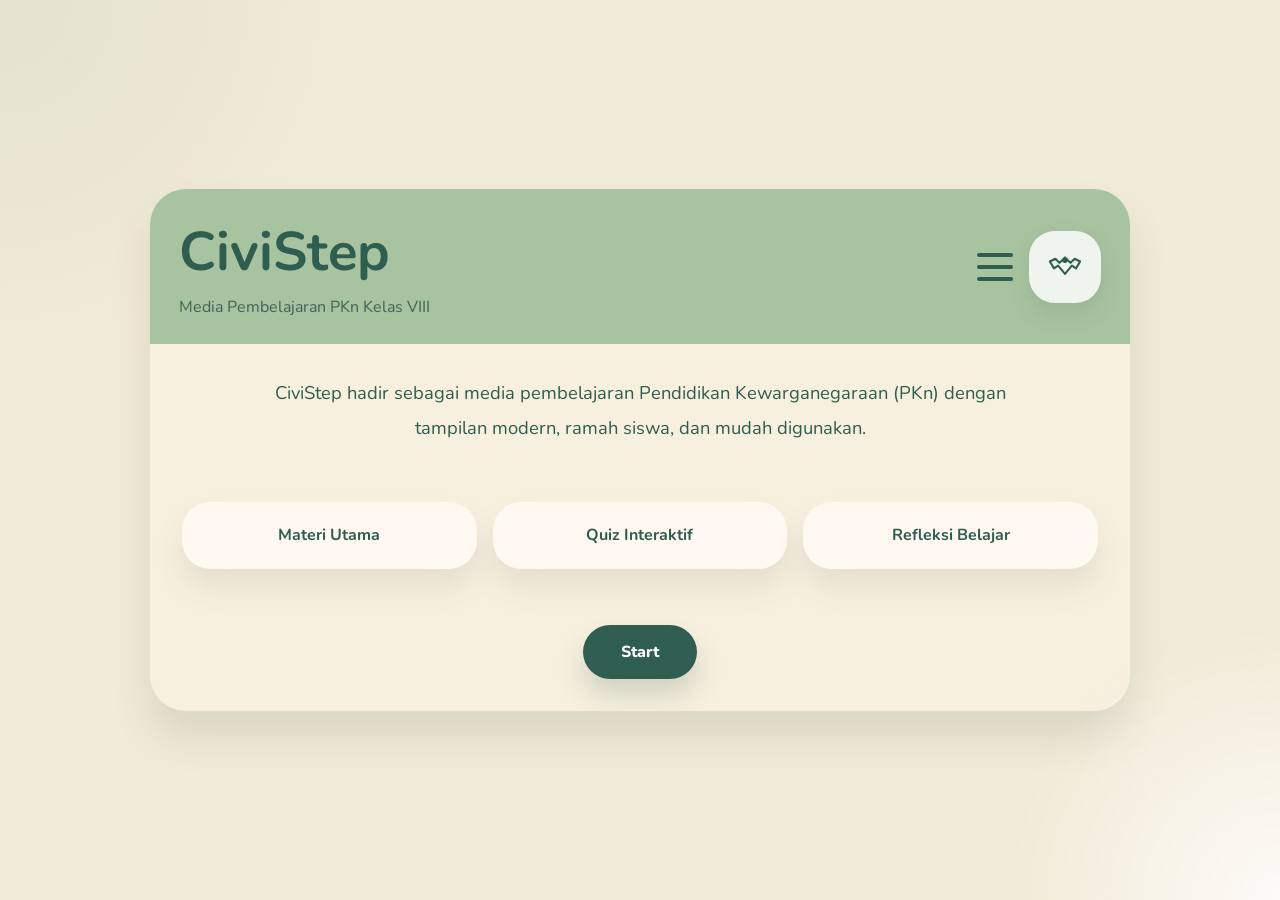
<file: index.html>
<!DOCTYPE html>
<html lang="id">
<head>
  <meta charset="UTF-8">
  <meta name="viewport" content="width=device-width, initial-scale=1.0">
  <title>CiviStep</title>
  <link rel="preconnect" href="https://fonts.googleapis.com">
  <link rel="preconnect" href="https://fonts.gstatic.com" crossorigin>
  <link href="https://fonts.googleapis.com/css2?family=Nunito:wght@400;600;700;800&display=swap" rel="stylesheet">
  <link rel="stylesheet" href="style.css">
</head>
<body>
  <div class="app-shell">
    <div class="page-card">
      <header class="page-header">
        <div class="brand-wrap">
          <div>
            <h1 class="site-title">CiviStep</h1>
            <p class="site-subtitle">Media Pembelajaran PKn Kelas VIII</p>
          </div>
          <button class="menu-toggle" aria-label="Buka menu" type="button">
            <span></span>
            <span></span>
            <span></span>
          </button>
        </div>
        <nav class="main-nav">
          <a href="tentang.html">Tentang Media</a>
          <a href="sasaran.html">Sasaran Media</a>
          <a href="profil.html">Profil Pengembang</a>
        </nav>
        <div class="logo-box" aria-label="Logo CiviStep">
          <svg viewBox="0 0 64 64" xmlns="http://www.w3.org/2000/svg">
            <path d="M16 34 L10 24 L18 20 L24 26 L32 18 L40 26 L46 20 L54 24 L48 34 L42 30 L32 42 L22 30 Z" fill="none" stroke="#2F5D50" stroke-width="3" stroke-linejoin="round"/>
            <circle cx="32" cy="22" r="4" fill="#2F5D50"/>
          </svg>
        </div>
      </header>

      <main class="home-content">
        <p class="hero-text">CiviStep hadir sebagai media pembelajaran Pendidikan Kewarganegaraan (PKn) dengan tampilan modern, ramah siswa, dan mudah digunakan.</p>

        <div class="feature-grid">
          <a class="feature-card" href="materi.html">Materi Utama</a>
          <a class="feature-card" href="quiz.html">Quiz Interaktif</a>
          <a class="feature-card" href="refleksi.html">Refleksi Belajar</a>
        </div>

        <button class="start-btn" data-link="materi.html">Start</button>
      </main>
    </div>
  </div>
  <script src="script.js"></script>
</body>
</html>
</file>
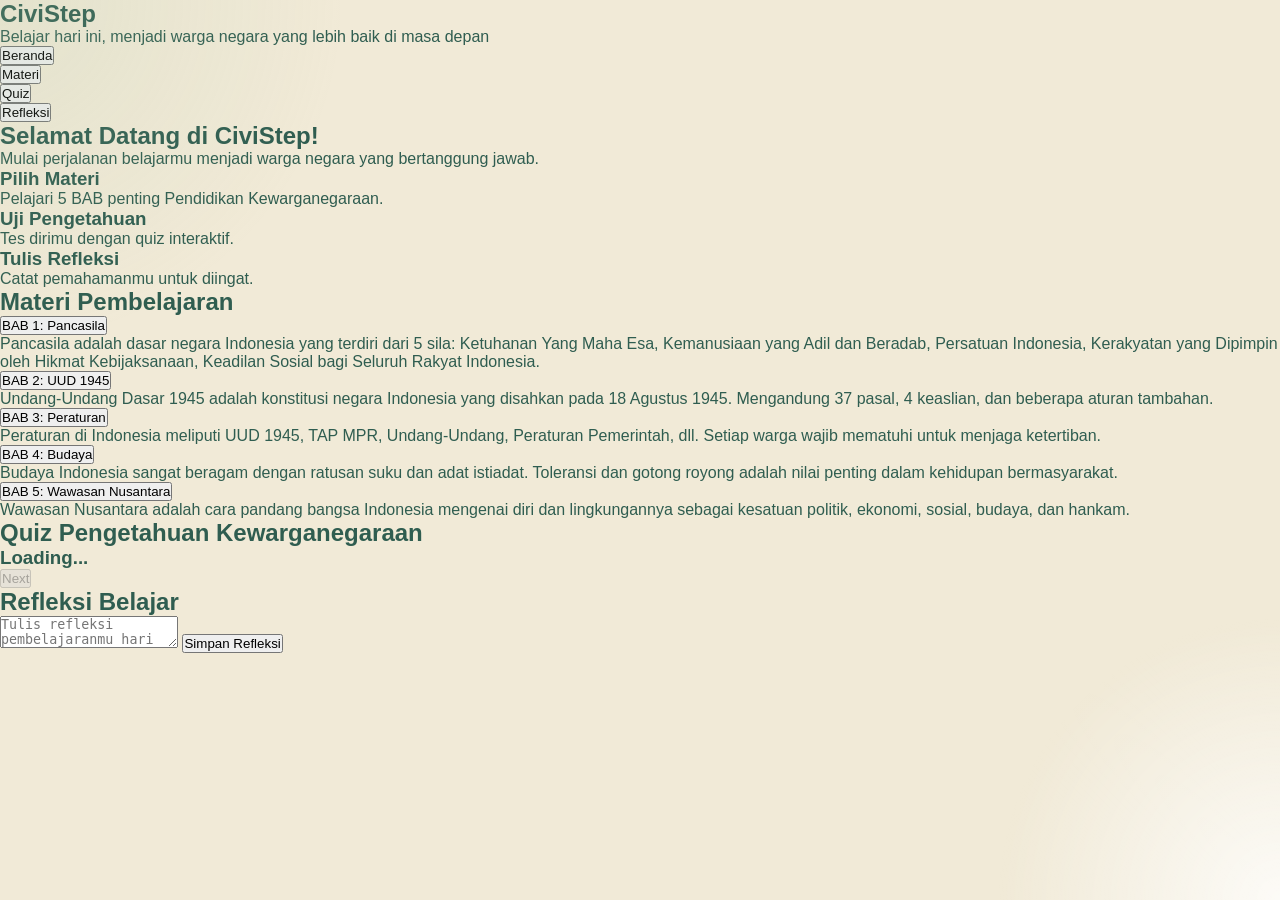
<file: CiviStep/index.html>
<!DOCTYPE html>
<html lang="id">
<head>
    <meta charset="UTF-8">
    <meta name="viewport" content="width=device-width, initial-scale=1.0">
    <title>CiviStep - Belajar Menjadi Warga Negara yang Baik</title>
    <link rel="stylesheet" href="style.css">
</head>
<body>
    <header>
        <nav class="navbar">
            <div class="nav-brand">
                <h1>CiviStep</h1>
                <p>Belajar hari ini, menjadi warga negara yang lebih baik di masa depan</p>
            </div>
            <ul class="nav-menu">
                <li><button class="nav-btn active" data-section="home">Beranda</button></li>
                <li><button class="nav-btn" data-section="materi">Materi</button></li>
                <li><button class="nav-btn" data-section="quiz">Quiz</button></li>
                <li><button class="nav-btn" data-section="refleksi">Refleksi</button></li>
            </ul>
        </nav>
    </header>

    <main>
        <!-- Beranda Section -->
        <section id="home" class="section active">
            <div class="hero">
                <h2>Selamat Datang di CiviStep!</h2>
                <p>Mulai perjalanan belajarmu menjadi warga negara yang bertanggung jawab.</p>
                <div class="cards">
                    <div class="card">
                        <h3>Pilih Materi</h3>
                        <p>Pelajari 5 BAB penting Pendidikan Kewarganegaraan.</p>
                    </div>
                    <div class="card">
                        <h3>Uji Pengetahuan</h3>
                        <p>Tes dirimu dengan quiz interaktif.</p>
                    </div>
                    <div class="card">
                        <h3>Tulis Refleksi</h3>
                        <p>Catat pemahamanmu untuk diingat.</p>
                    </div>
                </div>
            </div>
        </section>

        <!-- Materi Section -->
        <section id="materi" class="section">
            <h2>Materi Pembelajaran</h2>
            <div class="materi-container">
                <div class="bab-card">
                    <button class="bab-title">BAB 1: Pancasila</button>
                    <div class="bab-content">
                        <p>Pancasila adalah dasar negara Indonesia yang terdiri dari 5 sila: Ketuhanan Yang Maha Esa, Kemanusiaan yang Adil dan Beradab, Persatuan Indonesia, Kerakyatan yang Dipimpin oleh Hikmat Kebijaksanaan, Keadilan Sosial bagi Seluruh Rakyat Indonesia.</p>
                    </div>
                </div>
                <div class="bab-card">
                    <button class="bab-title">BAB 2: UUD 1945</button>
                    <div class="bab-content">
                        <p>Undang-Undang Dasar 1945 adalah konstitusi negara Indonesia yang disahkan pada 18 Agustus 1945. Mengandung 37 pasal, 4 keaslian, dan beberapa aturan tambahan.</p>
                    </div>
                </div>
                <div class="bab-card">
                    <button class="bab-title">BAB 3: Peraturan</button>
                    <div class="bab-content">
                        <p>Peraturan di Indonesia meliputi UUD 1945, TAP MPR, Undang-Undang, Peraturan Pemerintah, dll. Setiap warga wajib mematuhi untuk menjaga ketertiban.</p>
                    </div>
                </div>
                <div class="bab-card">
                    <button class="bab-title">BAB 4: Budaya</button>
                    <div class="bab-content">
                        <p>Budaya Indonesia sangat beragam dengan ratusan suku dan adat istiadat. Toleransi dan gotong royong adalah nilai penting dalam kehidupan bermasyarakat.</p>
                    </div>
                </div>
                <div class="bab-card">
                    <button class="bab-title">BAB 5: Wawasan Nusantara</button>
                    <div class="bab-content">
                        <p>Wawasan Nusantara adalah cara pandang bangsa Indonesia mengenai diri dan lingkungannya sebagai kesatuan politik, ekonomi, sosial, budaya, dan hankam.</p>
                    </div>
                </div>
            </div>
        </section>

        <!-- Quiz Section -->
        <section id="quiz" class="section">
            <h2>Quiz Pengetahuan Kewarganegaraan</h2>
            <div id="quiz-container">
                <div class="question-container" data-question="0">
                    <h3 id="question-text">Loading...</h3>
                    <div id="options"></div>
                    <button id="next-btn" disabled>Next</button>
                </div>
                <div id="quiz-result" style="display:none;">
                    <h3>Skor Anda: <span id="score"></span>/5</h3>
                    <button id="restart-btn">Ulangi Quiz</button>
                </div>
            </div>
        </section>

        <!-- Refleksi Section -->
        <section id="refleksi" class="section">
            <h2>Refleksi Belajar</h2>
            <form id="refleksi-form">
                <textarea id="refleksi-text" placeholder="Tulis refleksi pembelajaranmu hari ini..."></textarea>
                <button type="submit">Simpan Refleksi</button>
            </form>
            <div id="saved-refleksi"></div>
        </section>
    </main>

    <script src="script.js"></script>
</body>
</html>
</file>
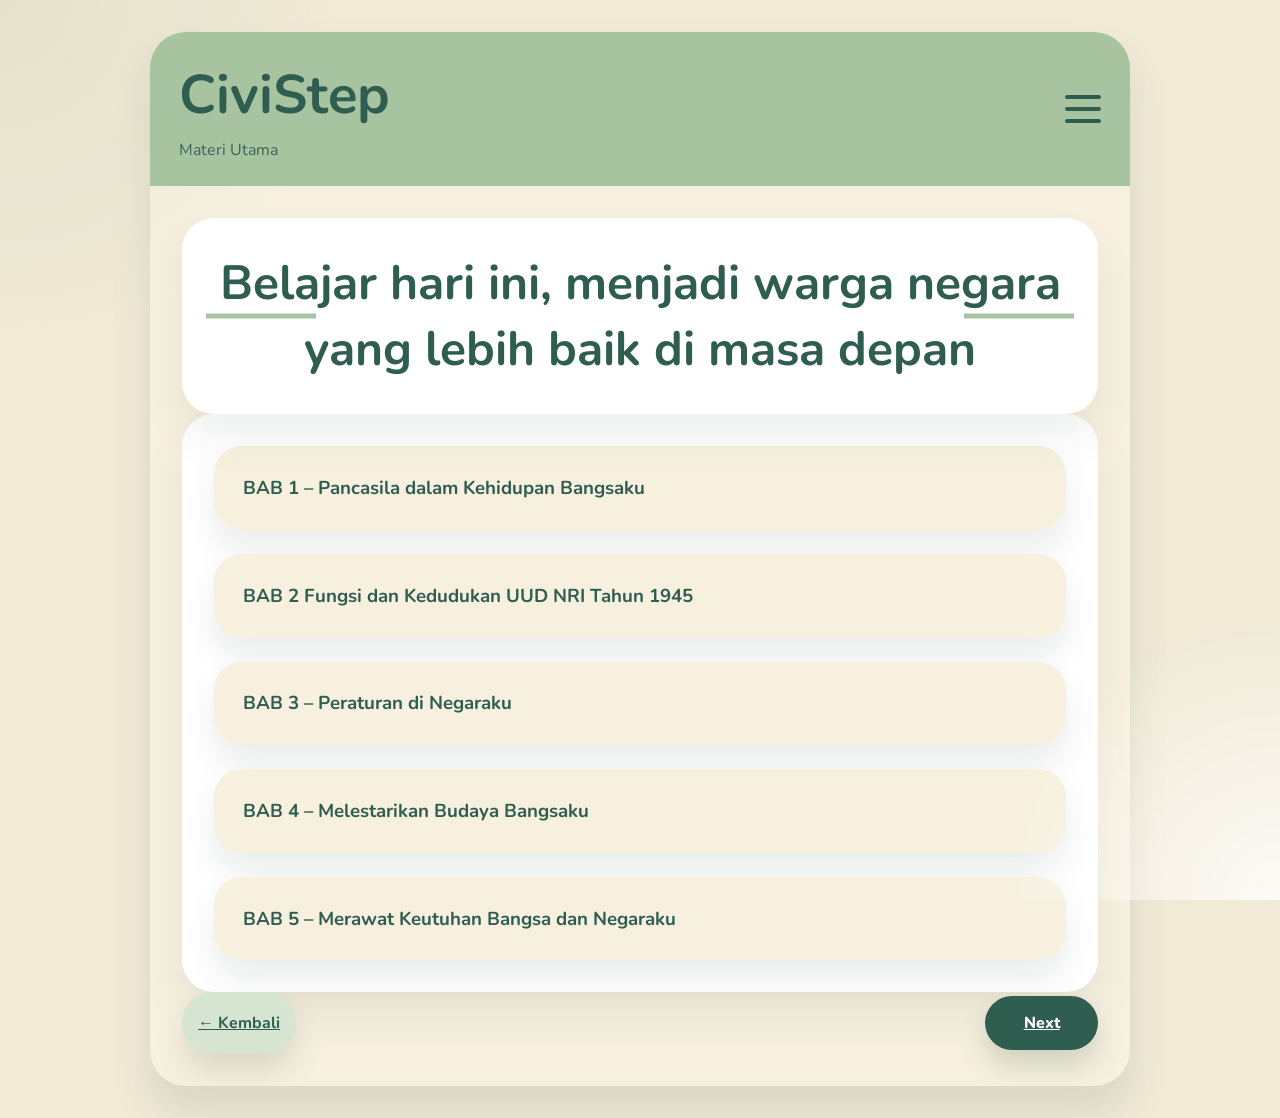
<file: materi.html>
<!DOCTYPE html>
<html lang="id">
<head>
  <meta charset="UTF-8">
  <meta name="viewport" content="width=device-width, initial-scale=1.0">
  <title>Materi | CiviStep</title>
  <link rel="preconnect" href="https://fonts.googleapis.com">
  <link rel="preconnect" href="https://fonts.gstatic.com" crossorigin>
  <link href="https://fonts.googleapis.com/css2?family=Nunito:wght@400;600;700;800&display=swap" rel="stylesheet">
  <link rel="stylesheet" href="style.css">
</head>
<body>
  <div class="page-shell">
    <div class="page-card">
      <header class="page-header">
        <div class="brand-wrap">
          <div>
            <h1 class="site-title">CiviStep</h1>
            <p class="site-subtitle">Materi Utama</p>
          </div>
          <button class="menu-toggle" aria-label="Buka menu" type="button">
            <span></span>
            <span></span>
            <span></span>
          </button>
        </div>
        <nav class="main-nav">
          <a href="index.html">Beranda</a>
          <a href="tentang.html">Tentang Media</a>
          <a href="sasaran.html">Sasaran Media</a>
          <a href="profil.html">Profil Pengembang</a>
        </nav>
      </header>
      <main class="materi-content">
        <div class="page-title-box">
          <div class="title-decor"></div>
          <h1>Belajar hari ini, menjadi warga negara yang lebih baik di masa depan</h1>
        </div>
        <div class="materi-grid">
          <article class="materi-card">
<h3>BAB 1 – Pancasila dalam Kehidupan Bangsaku</h3>
            <div class="bab-content">
            <p>Pancasila sebagai dasar negara.</p>
            <ul>
              <li>Sila 1: Ketuhanan Yang Maha Esa</li>
              <li>Sila 2: Kemanusiaan yang Adil dan Beradab</li>
              <li>Sila 3: Persatuan Indonesia</li>
              <li>Sila 4: Kerakyatan yang Dipimpin oleh Hikmat Kebijaksanaan dalam Permusyawaratan/Perwakilan</li>
              <li>Sila 5: Keadilan Sosial bagi Seluruh Rakyat Indonesia</li>
            </ul>
            <p>Pancasila sebagai pandangan hidup dan ideologi negara.</p>
            </div>
          </article>
<article class="materi-card">
            <h3>BAB 2
Fungsi dan Kedudukan UUD NRI Tahun 1945</h3>
            <div class="bab-content">
              <p>Undang Dasar Negara Republik Indonesia Tahun 1945 memiliki kedudukan
yang sangat penting sebagai hukum dasar tertinggi dalam sistem
ketatanegaraan Indonesia. UUD 1945 menjadi landasan utama dalam
penyelenggaraan negara, sehingga seluruh peraturan perundang-undangan
yang berlaku harus bersumber dan tidak boleh bertentangan dengannya.
Melalui kedudukannya tersebut, UUD 1945 menjadi pedoman yang
mengarahkan jalannya pemerintahan agar tetap berada dalam koridor
hukum dan tujuan negara.</p>

              <p>Selain itu, UUD 1945 juga berfungsi sebagai pembatas kekuasaan agar tidak
terjadi penyalahgunaan wewenang, sekaligus menjamin hak dan kewajiban
setiap warga negara. Di dalamnya diatur berbagai hal penting, seperti sistem
pemerintahan, lembaga-lembaga negara, serta hak asasi manusia, sehingga
kehidupan berbangsa dan bernegara dapat berjalan secara tertib, adil, dan
terarah.</p>

              <p>Menjalankan UUD NRI Tahun 1945 di Lingkungan
Tempat Tinggal</p>

              <p>Nilai-nilai yang terkandung dalam UUD 1945 merupakan cerminan dari
Pancasila sebagai dasar negara yang menjadi pedoman dalam kehidupan
berbangsa dan bernegara.</p>

              <p>Nilai-nilai yang terkandung dalam UUD 1945 harus diwujudkan dalam sikap
dan perilaku nyata, baik di lingkungan keluarga, sekolah, maupun
masyarakat.</p>

              <p>Dalam keluarga, hal ini dapat terlihat melalui sikap saling menghormati,
berlaku adil, dan menjalankan kewajiban dengan penuh tanggung jawab.</p>

              <p>Di lingkungan sekolah, pelaksanaan UUD 1945 tercermin dalam ketaatan
terhadap aturan, partisipasi dalam kegiatan seperti upacara bendera sebagai
bentuk bela negara, serta sikap menghargai pendapat orang lain.</p>

              <p>Adapun di lingkungan masyarakat, penerapan UUD 1945 dapat diwujudkan
melalui keikutsertaan dalam kehidupan demokratis, seperti menggunakan
hak pilih, menjaga ketertiban, dan menghormati hak sesama. Dengan
demikian, pelaksanaan UUD 1945 dalam kehidupan sehari-hari
mencerminkan kesadaran warga negara dalam mewujudkan kehidupan yang
tertib, harmonis, dan berlandaskan hukum.</p>
            </div>
          </article>
          <article class="materi-card">
<h3>BAB 3 – Peraturan di Negaraku</h3>
            <div class="bab-content">
            <p>Peraturan di berbagai lingkungan dan tata urutan perundang-undangan.</p>
            <ul>
              <li>Peraturan di keluarga, sekolah, desa, dan negara</li>
              <li>Hierarki hukum: UUD 1945, undang-undang, peraturan pemerintah, peraturan presiden, peraturan daerah</li>
              <li>Pentingnya taat aturan untuk ketertiban</li>
            </ul>
            </div>
          </article>
          <article class="materi-card">
<h3>BAB 4 – Melestarikan Budaya Bangsaku</h3>
            <div class="bab-content">
            <p>Budaya, tradisi, dan kearifan lokal sebagai kekayaan bangsa.</p>
            <ul>
              <li>Peran budaya dalam identitas nasional</li>
              <li>Pengaruh globalisasi terhadap budaya</li>
              <li>Upaya pelestarian budaya dan kearifan lokal</li>
            </ul>
            </div>
          </article>
          <article class="materi-card">
<h3>BAB 5 – Merawat Keutuhan Bangsa dan Negaraku</h3>
            <div class="bab-content">
            <p>Wawasan Nusantara dan penerapannya dalam kehidupan sehari-hari.</p>
            <ul>
              <li>Pemahaman wilayah, bangsa, dan persatuan Indonesia</li>
              <li>Penerapan wawasan nusantara dalam kehidupan bersama</li>
              <li>Menjaga persatuan bangsa dan negara</li>
            </ul>
            </div>
          </article>
        </div>
        <div class="nav-footer">
          <a class="back-link" href="profil.html">← Kembali</a>
          <a class="next-link" href="quiz.html">Next</a>
        </div>
      </main>
    </div>
  </div>
  <script src="script.js"></script>
</body>
</html>
</file>
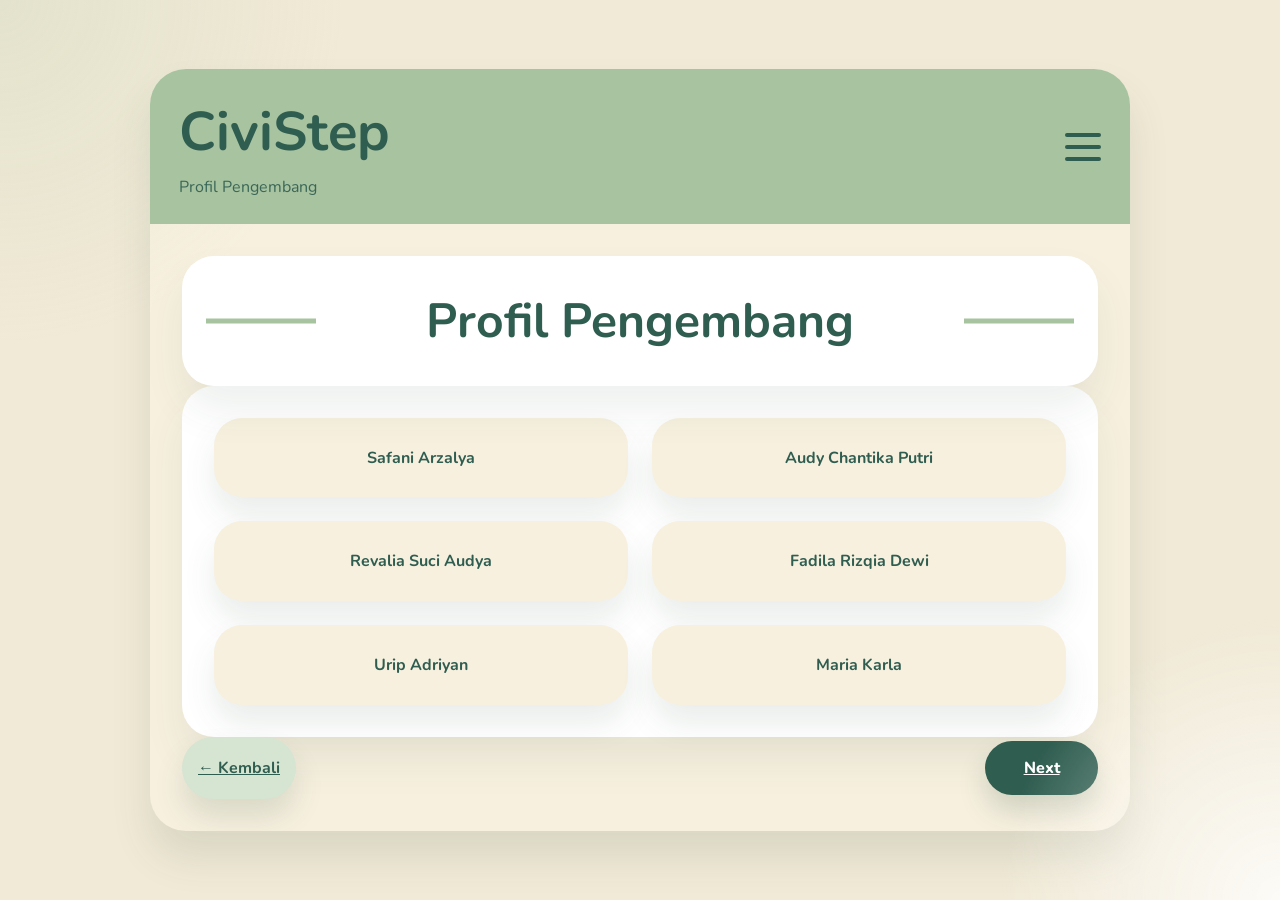
<file: profil.html>
<!DOCTYPE html>
<html lang="id">
<head>
  <meta charset="UTF-8">
  <meta name="viewport" content="width=device-width, initial-scale=1.0">
  <title>Profil Pengembang | CiviStep</title>
  <link rel="preconnect" href="https://fonts.googleapis.com">
  <link rel="preconnect" href="https://fonts.gstatic.com" crossorigin>
  <link href="https://fonts.googleapis.com/css2?family=Nunito:wght@400;600;700;800&display=swap" rel="stylesheet">
  <link rel="stylesheet" href="style.css">
</head>
<body>
  <div class="page-shell">
    <div class="page-card">
      <header class="page-header">
        <div class="brand-wrap">
          <div>
            <h1 class="site-title">CiviStep</h1>
            <p class="site-subtitle">Profil Pengembang</p>
          </div>
          <button class="menu-toggle" aria-label="Buka menu" type="button">
            <span></span>
            <span></span>
            <span></span>
          </button>
        </div>
        <nav class="main-nav">
          <a href="index.html">Beranda</a>
          <a href="tentang.html">Tentang Media</a>
          <a href="sasaran.html">Sasaran Media</a>
          <a href="profil.html">Profil Pengembang</a>
        </nav>
      </header>
      <main class="profil-content">
        <div class="page-title-box">
          <div class="title-decor"></div>
          <h1>Profil Pengembang</h1>
        </div>
        <div class="profile-grid">
          <div class="profile-card">Safani Arzalya</div>
          <div class="profile-card">Audy Chantika Putri</div>
          <div class="profile-card">Revalia Suci Audya</div>
          <div class="profile-card">Fadila Rizqia Dewi</div>
          <div class="profile-card">Urip Adriyan</div>
          <div class="profile-card">Maria Karla</div>
        </div>
        <div class="nav-footer">
          <a class="back-link" href="sasaran.html">← Kembali</a>
          <a class="next-link" href="materi.html">Next</a>
        </div>
      </main>
    </div>
  </div>
  <script src="script.js"></script>
</body>
</html>
</file>
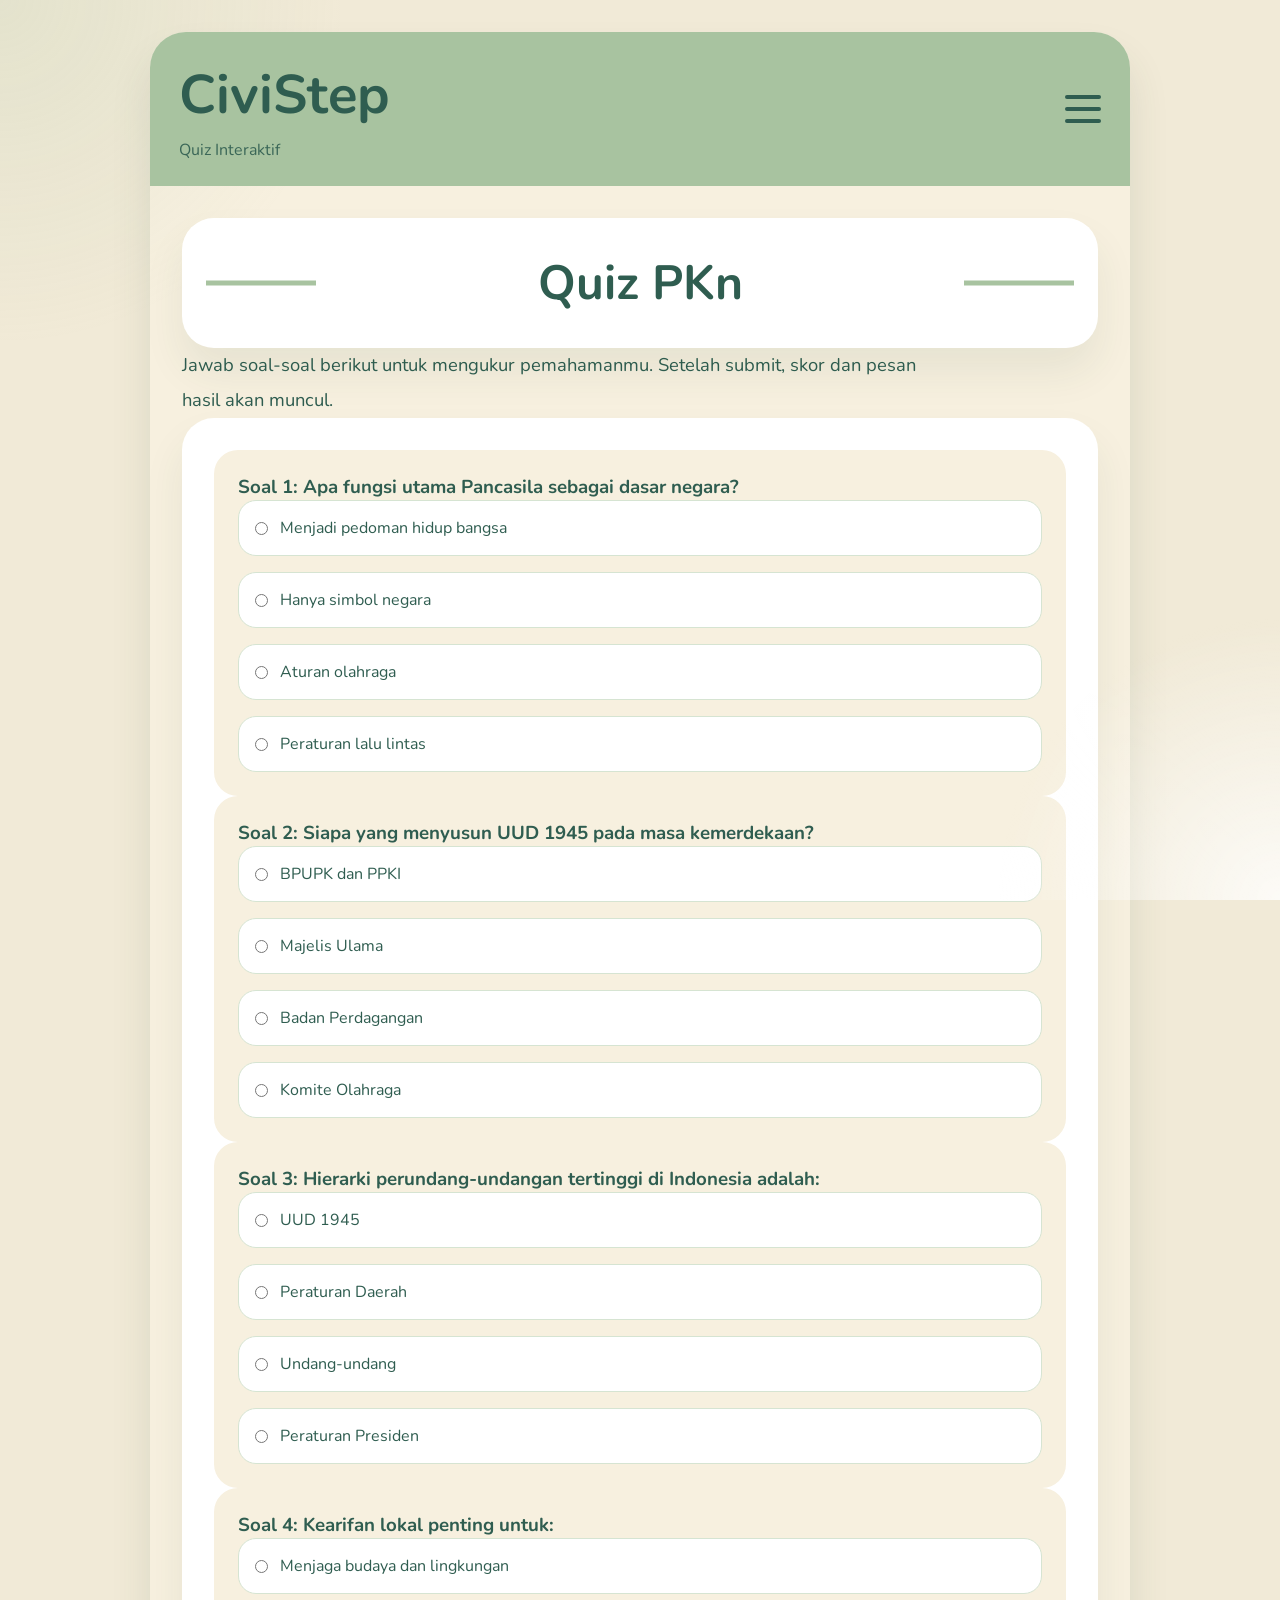
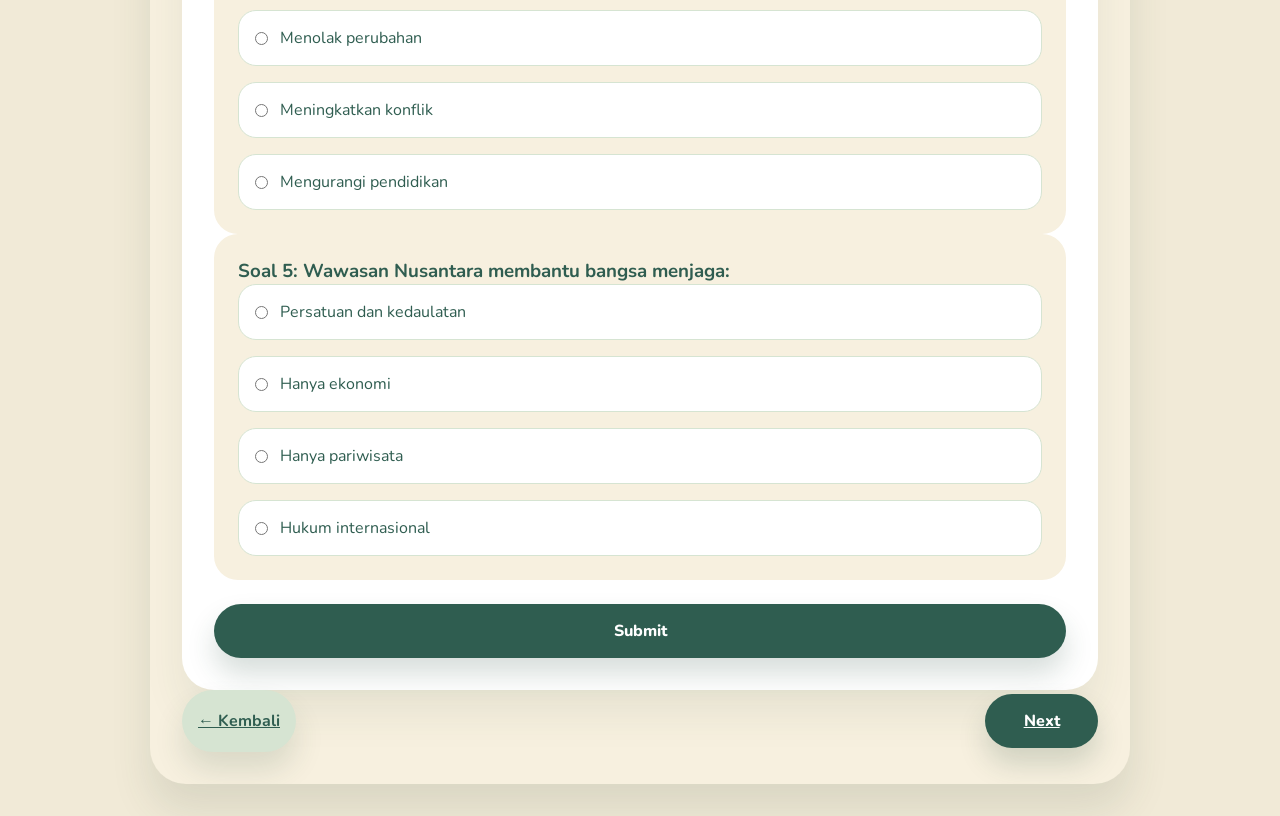
<file: quiz.html>
<!DOCTYPE html>
<html lang="id">
<head>
  <meta charset="UTF-8">
  <meta name="viewport" content="width=device-width, initial-scale=1.0">
  <title>Quiz | CiviStep</title>
  <link rel="preconnect" href="https://fonts.googleapis.com">
  <link rel="preconnect" href="https://fonts.gstatic.com" crossorigin>
  <link href="https://fonts.googleapis.com/css2?family=Nunito:wght@400;600;700;800&display=swap" rel="stylesheet">
  <link rel="stylesheet" href="style.css">
</head>
<body>
  <div class="page-shell">
    <div class="page-card">
      <header class="page-header">
        <div class="brand-wrap">
          <div>
            <h1 class="site-title">CiviStep</h1>
            <p class="site-subtitle">Quiz Interaktif</p>
          </div>
          <button class="menu-toggle" aria-label="Buka menu" type="button">
            <span></span>
            <span></span>
            <span></span>
          </button>
        </div>
        <nav class="main-nav">
          <a href="index.html">Beranda</a>
          <a href="tentang.html">Tentang Media</a>
          <a href="sasaran.html">Sasaran Media</a>
          <a href="profil.html">Profil Pengembang</a>
        </nav>
      </header>
      <main class="quiz-content">
        <div class="page-title-box">
          <div class="title-decor"></div>
          <h1>Quiz PKn</h1>
        </div>
        <p class="hero-text">Jawab soal-soal berikut untuk mengukur pemahamanmu. Setelah submit, skor dan pesan hasil akan muncul.</p>
        <form id="quizForm" class="quiz-card">
          <div id="quizQuestions"></div>
          <button type="submit" class="submit-btn">Submit</button>
        </form>
        <div id="quizResult" class="quiz-result hidden">
          <p id="resultText"></p>
          <p id="resultScore"></p>
        </div>
        <div class="nav-footer">
          <a class="back-link" href="materi.html">← Kembali</a>
          <a class="next-link" href="refleksi.html">Next</a>
        </div>
      </main>
    </div>
  </div>
  <script src="script.js"></script>
</body>
</html>
</file>
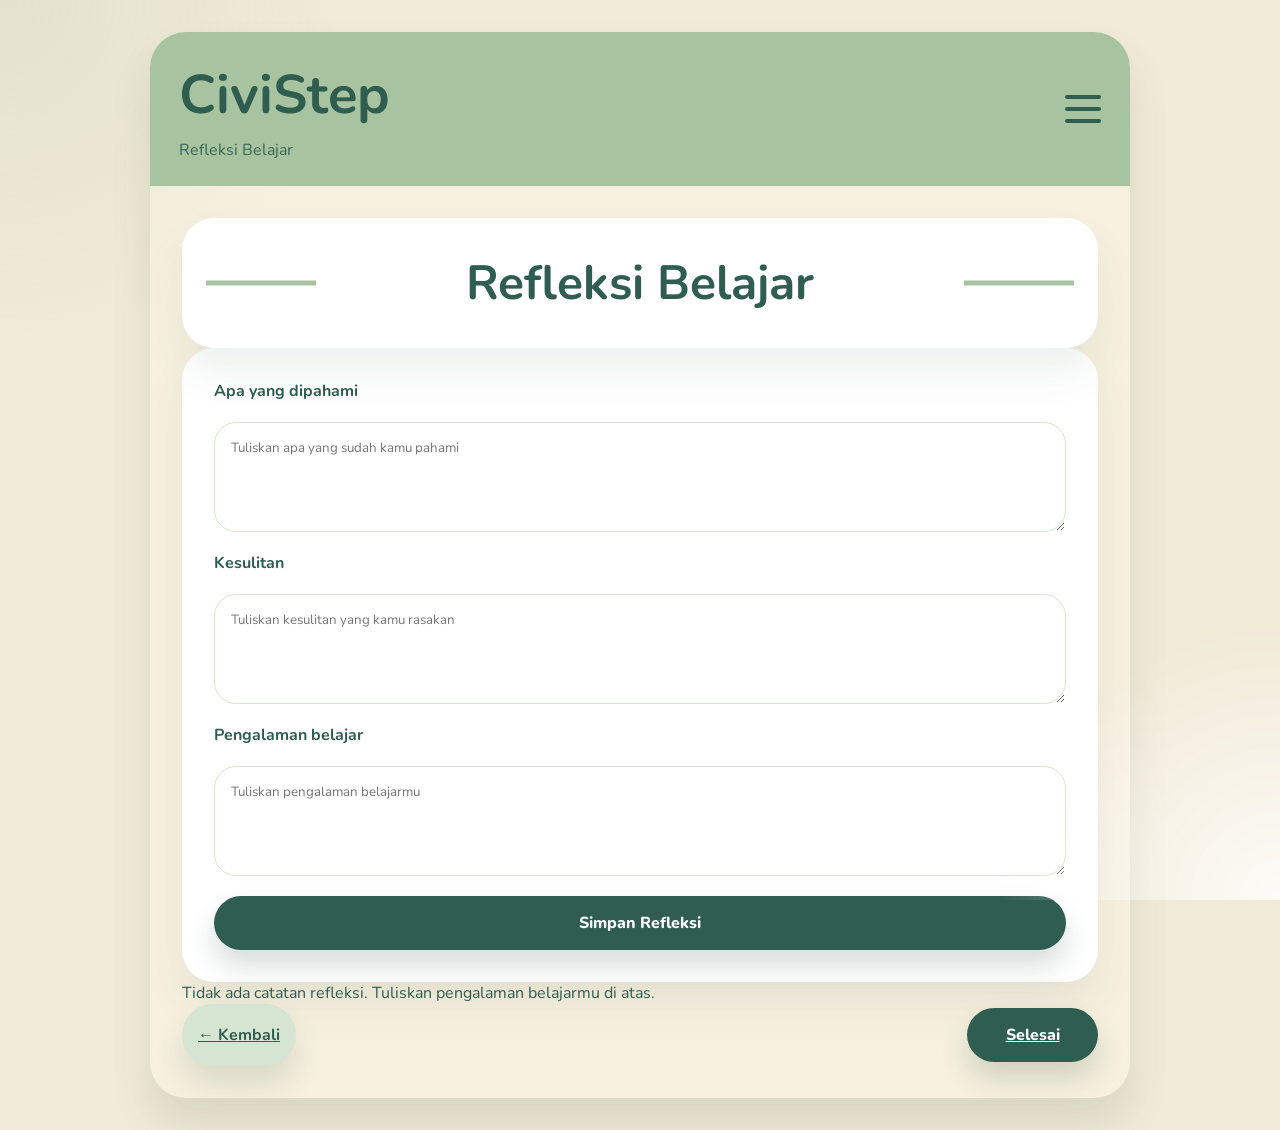
<file: refleksi.html>
<!DOCTYPE html>
<html lang="id">
<head>
  <meta charset="UTF-8">
  <meta name="viewport" content="width=device-width, initial-scale=1.0">
  <title>Refleksi | CiviStep</title>
  <link rel="preconnect" href="https://fonts.googleapis.com">
  <link rel="preconnect" href="https://fonts.gstatic.com" crossorigin>
  <link href="https://fonts.googleapis.com/css2?family=Nunito:wght@400;600;700;800&display=swap" rel="stylesheet">
  <link rel="stylesheet" href="style.css">
</head>
<body>
  <div class="page-shell">
    <div class="page-card">
      <header class="page-header">
        <div class="brand-wrap">
          <div>
            <h1 class="site-title">CiviStep</h1>
            <p class="site-subtitle">Refleksi Belajar</p>
          </div>
          <button class="menu-toggle" aria-label="Buka menu" type="button">
            <span></span>
            <span></span>
            <span></span>
          </button>
        </div>
        <nav class="main-nav">
          <a href="index.html">Beranda</a>
          <a href="tentang.html">Tentang Media</a>
          <a href="sasaran.html">Sasaran Media</a>
          <a href="profil.html">Profil Pengembang</a>
        </nav>
      </header>
      <main class="refleksi-content">
        <div class="page-title-box">
          <div class="title-decor"></div>
          <h1>Refleksi Belajar</h1>
        </div>
        <form id="refleksiForm" class="refleksi-card">
          <label for="pahami">Apa yang dipahami</label>
          <textarea id="pahami" placeholder="Tuliskan apa yang sudah kamu pahami" required></textarea>
          <label for="kesulitan">Kesulitan</label>
          <textarea id="kesulitan" placeholder="Tuliskan kesulitan yang kamu rasakan" required></textarea>
          <label for="pengalaman">Pengalaman belajar</label>
          <textarea id="pengalaman" placeholder="Tuliskan pengalaman belajarmu" required></textarea>
          <button type="submit" class="submit-btn">Simpan Refleksi</button>
        </form>
        <div id="savedRefleksi" class="refleksi-list"></div>
        <div class="nav-footer">
          <a class="back-link" href="quiz.html">← Kembali</a>
          <a class="next-link" href="index.html">Selesai</a>
        </div>
      </main>
    </div>
  </div>
  <script src="script.js"></script>
</body>
</html>
</file>
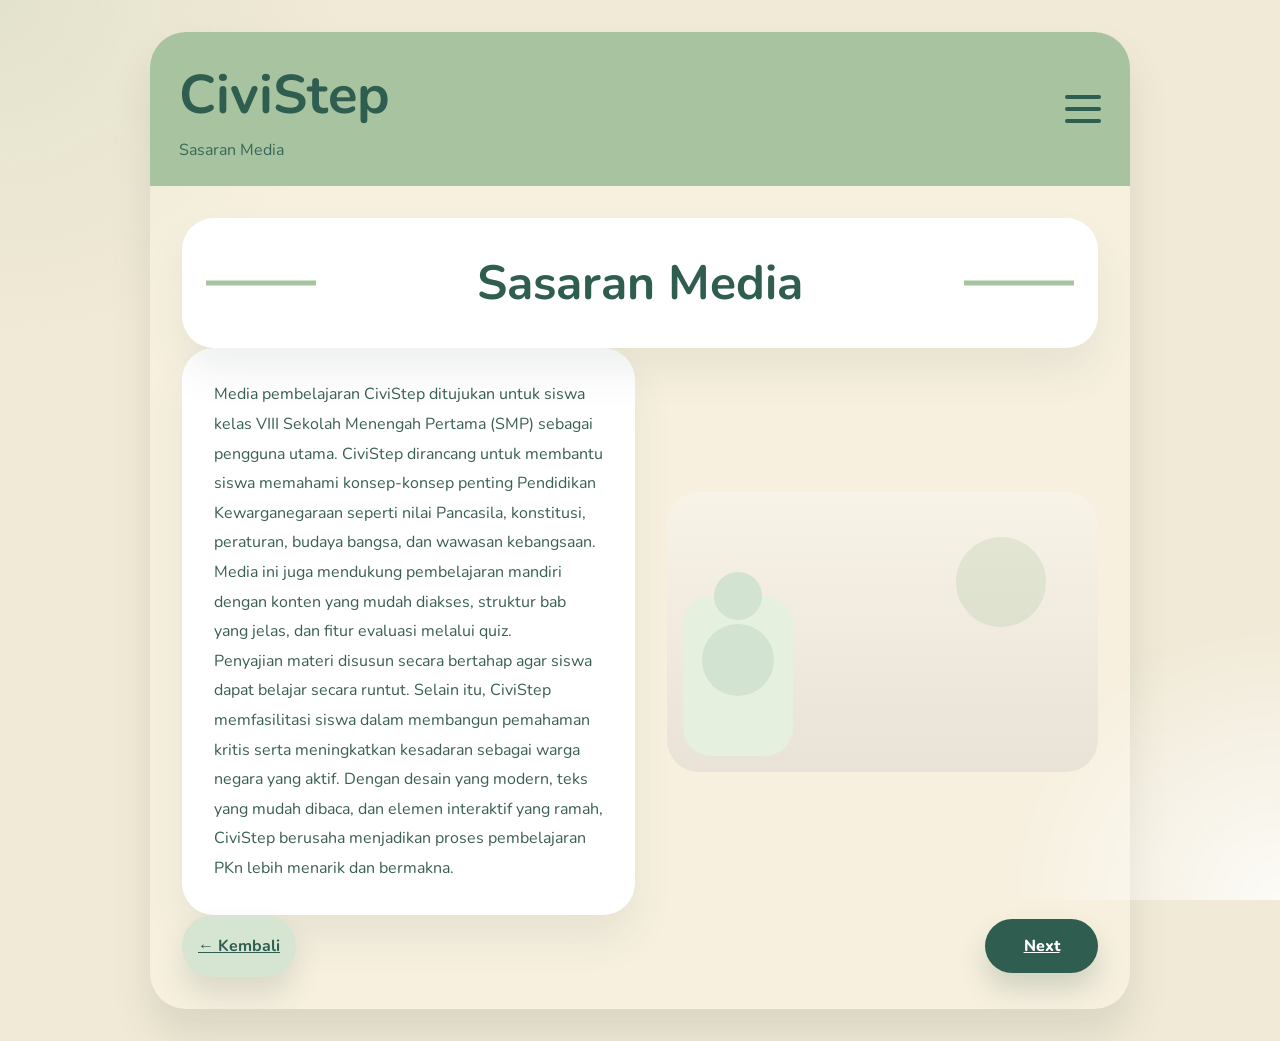
<file: sasaran.html>
<!DOCTYPE html>
<html lang="id">
<head>
  <meta charset="UTF-8">
  <meta name="viewport" content="width=device-width, initial-scale=1.0">
  <title>Sasaran Media | CiviStep</title>
  <link rel="preconnect" href="https://fonts.googleapis.com">
  <link rel="preconnect" href="https://fonts.gstatic.com" crossorigin>
  <link href="https://fonts.googleapis.com/css2?family=Nunito:wght@400;600;700;800&display=swap" rel="stylesheet">
  <link rel="stylesheet" href="style.css">
</head>
<body>
  <div class="page-shell">
    <div class="page-card">
      <header class="page-header">
        <div class="brand-wrap">
          <div>
            <h1 class="site-title">CiviStep</h1>
            <p class="site-subtitle">Sasaran Media</p>
          </div>
          <button class="menu-toggle" aria-label="Buka menu" type="button">
            <span></span>
            <span></span>
            <span></span>
          </button>
        </div>
        <nav class="main-nav">
          <a href="index.html">Beranda</a>
          <a href="tentang.html">Tentang Media</a>
          <a href="sasaran.html">Sasaran Media</a>
          <a href="profil.html">Profil Pengembang</a>
        </nav>
      </header>
      <main class="sasaran-content">
        <div class="page-title-box">
          <div class="title-decor"></div>
          <h1>Sasaran Media</h1>
        </div>
        <div class="sasaran-body">
          <div class="sasaran-text">
            <p>Media pembelajaran CiviStep ditujukan untuk siswa kelas VIII Sekolah Menengah Pertama (SMP) sebagai pengguna utama. CiviStep dirancang untuk membantu siswa memahami konsep-konsep penting Pendidikan Kewarganegaraan seperti nilai Pancasila, konstitusi, peraturan, budaya bangsa, dan wawasan kebangsaan. Media ini juga mendukung pembelajaran mandiri dengan konten yang mudah diakses, struktur bab yang jelas, dan fitur evaluasi melalui quiz.</p>
            <p>Penyajian materi disusun secara bertahap agar siswa dapat belajar secara runtut. Selain itu, CiviStep memfasilitasi siswa dalam membangun pemahaman kritis serta meningkatkan kesadaran sebagai warga negara yang aktif. Dengan desain yang modern, teks yang mudah dibaca, dan elemen interaktif yang ramah, CiviStep berusaha menjadikan proses pembelajaran PKn lebih menarik dan bermakna.</p>
          </div>
          <div class="illustration-panel">
            <div class="illustration-card">
              <div class="illustration-avatar"></div>
            </div>
          </div>
        </div>
        <div class="nav-footer">
          <a class="back-link" href="tentang.html">← Kembali</a>
          <a class="next-link" href="profil.html">Next</a>
        </div>
      </main>
    </div>
  </div>
  <script src="script.js"></script>
</body>
</html>
</file>
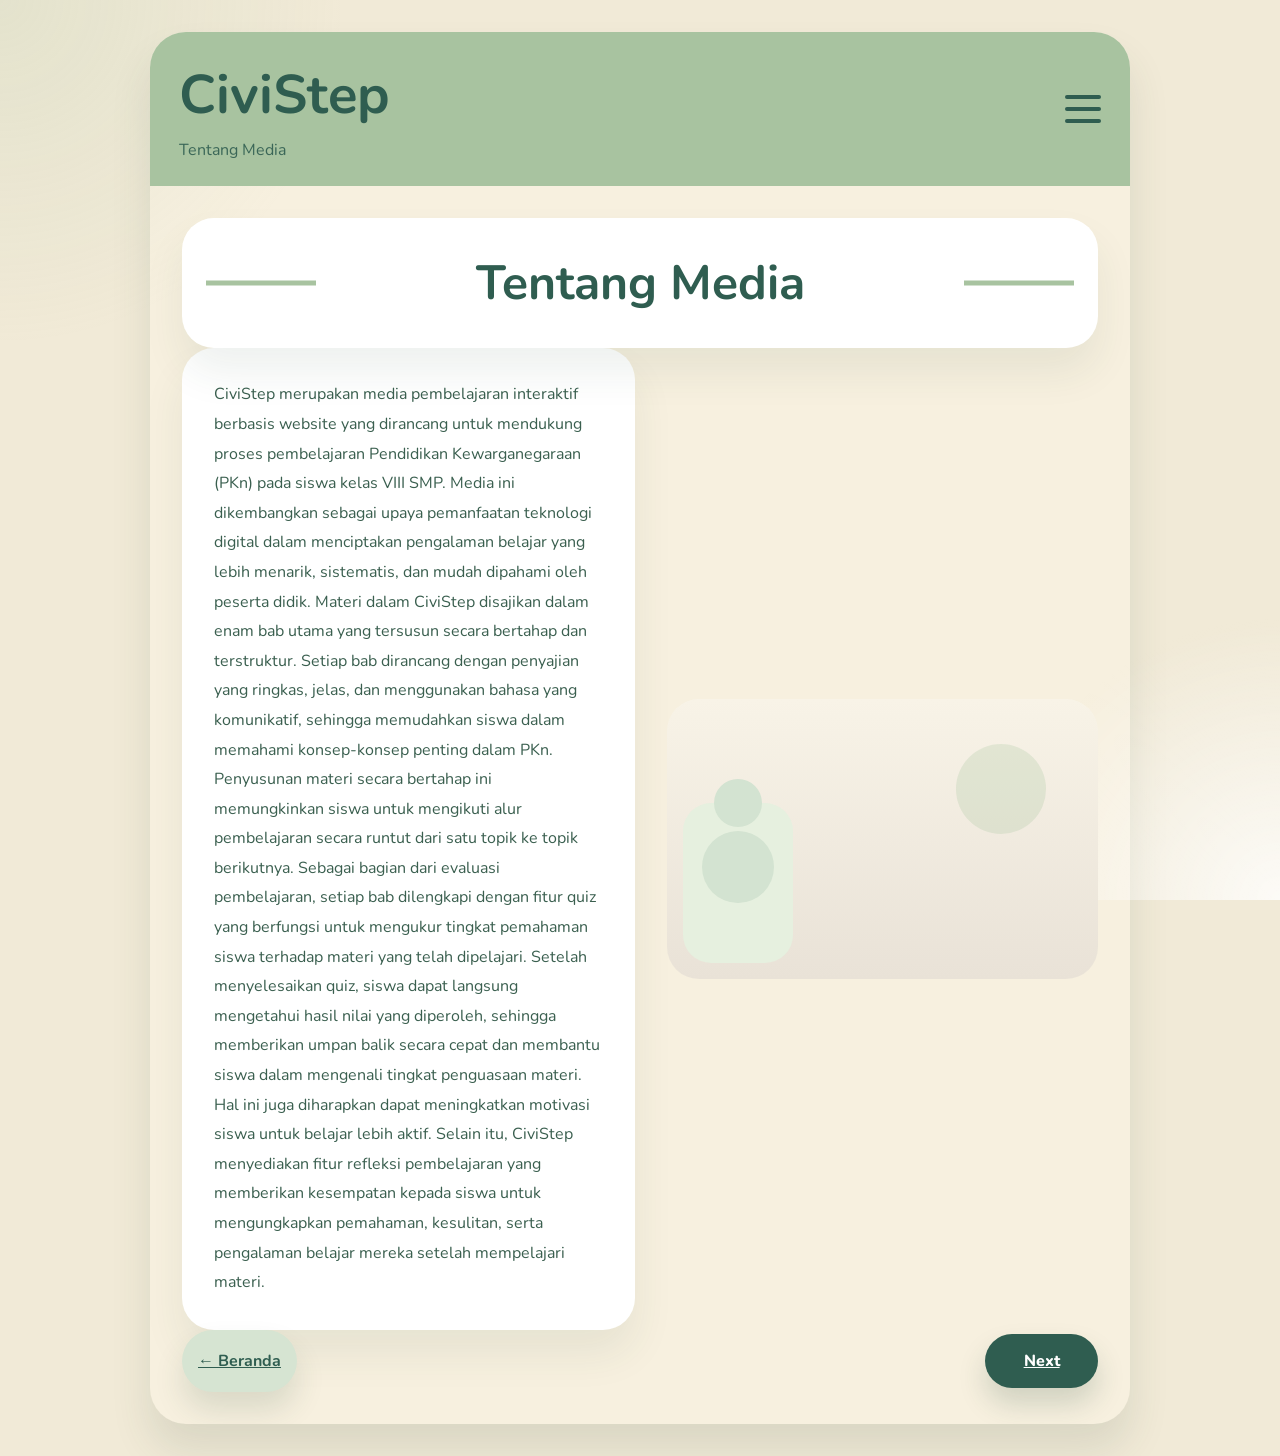
<file: tentang.html>
<!DOCTYPE html>
<html lang="id">
<head>
  <meta charset="UTF-8">
  <meta name="viewport" content="width=device-width, initial-scale=1.0">
  <title>Tentang Media | CiviStep</title>
  <link rel="preconnect" href="https://fonts.googleapis.com">
  <link rel="preconnect" href="https://fonts.gstatic.com" crossorigin>
  <link href="https://fonts.googleapis.com/css2?family=Nunito:wght@400;600;700;800&display=swap" rel="stylesheet">
  <link rel="stylesheet" href="style.css">
</head>
<body>
  <div class="page-shell">
    <div class="page-card">
      <header class="page-header">
        <div class="brand-wrap">
          <div>
            <h1 class="site-title">CiviStep</h1>
            <p class="site-subtitle">Tentang Media</p>
          </div>
          <button class="menu-toggle" aria-label="Buka menu" type="button">
            <span></span>
            <span></span>
            <span></span>
          </button>
        </div>
        <nav class="main-nav">
          <a href="index.html">Beranda</a>
          <a href="tentang.html">Tentang Media</a>
          <a href="sasaran.html">Sasaran Media</a>
          <a href="profil.html">Profil Pengembang</a>
        </nav>
      </header>
      <main class="tentang-content">
        <div class="page-title-box">
          <div class="title-decor"></div>
          <h1>Tentang Media</h1>
        </div>
        <div class="tentang-body">
          <div class="tentang-text">
            <p>CiviStep merupakan media pembelajaran interaktif berbasis website yang dirancang untuk mendukung proses pembelajaran Pendidikan Kewarganegaraan (PKn) pada siswa kelas VIII SMP. Media ini dikembangkan sebagai upaya pemanfaatan teknologi digital dalam menciptakan pengalaman belajar yang lebih menarik, sistematis, dan mudah dipahami oleh peserta didik. Materi dalam CiviStep disajikan dalam enam bab utama yang tersusun secara bertahap dan terstruktur. Setiap bab dirancang dengan penyajian yang ringkas, jelas, dan menggunakan bahasa yang komunikatif, sehingga memudahkan siswa dalam memahami konsep-konsep penting dalam PKn. Penyusunan materi secara bertahap ini memungkinkan siswa untuk mengikuti alur pembelajaran secara runtut dari satu topik ke topik berikutnya. Sebagai bagian dari evaluasi pembelajaran, setiap bab dilengkapi dengan fitur quiz yang berfungsi untuk mengukur tingkat pemahaman siswa terhadap materi yang telah dipelajari. Setelah menyelesaikan quiz, siswa dapat langsung mengetahui hasil nilai yang diperoleh, sehingga memberikan umpan balik secara cepat dan membantu siswa dalam mengenali tingkat penguasaan materi. Hal ini juga diharapkan dapat meningkatkan motivasi siswa untuk belajar lebih aktif. Selain itu, CiviStep menyediakan fitur refleksi pembelajaran yang memberikan kesempatan kepada siswa untuk mengungkapkan pemahaman, kesulitan, serta pengalaman belajar mereka setelah mempelajari materi.</p>
          </div>
          <div class="illustration-panel">
            <div class="illustration-card">
              <div class="illustration-avatar"></div>
            </div>
          </div>
        </div>
        <div class="nav-footer">
          <a class="back-link" href="index.html">← Beranda</a>
          <a class="next-link" href="sasaran.html">Next</a>
        </div>
      </main>
    </div>
  </div>
  <script src="script.js"></script>
</body>
</html>
</file>
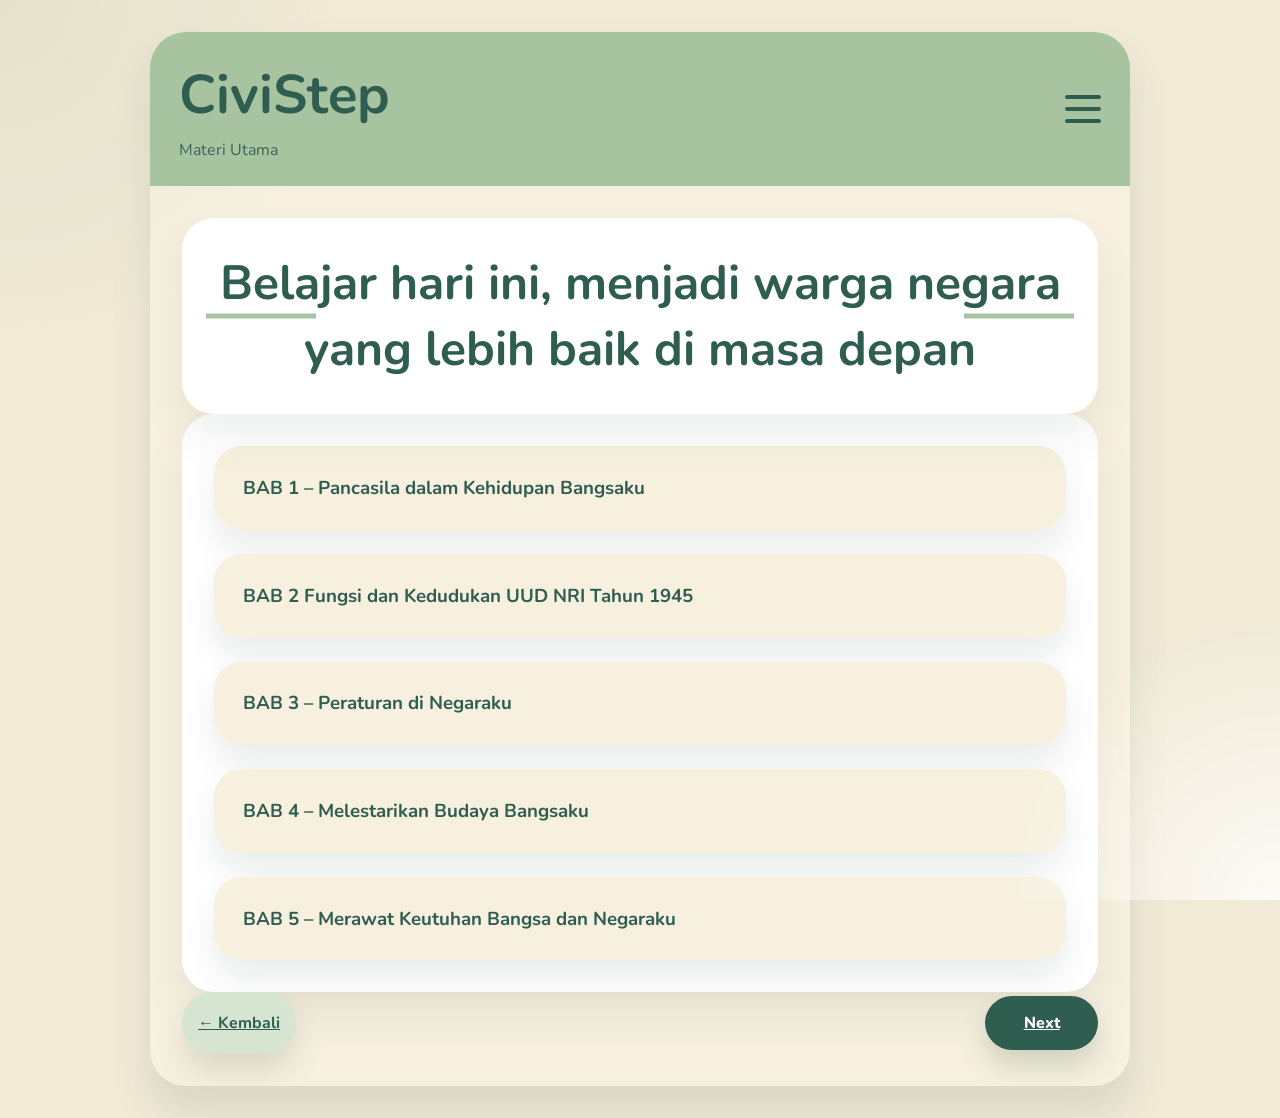
<file: CiviStep/materi.html>
<!DOCTYPE html>
<html lang="id">
<head>
  <meta charset="UTF-8">
  <meta name="viewport" content="width=device-width, initial-scale=1.0">
  <title>Materi | CiviStep</title>
  <link rel="preconnect" href="https://fonts.googleapis.com">
  <link rel="preconnect" href="https://fonts.gstatic.com" crossorigin>
  <link href="https://fonts.googleapis.com/css2?family=Nunito:wght@400;600;700;800&display=swap" rel="stylesheet">
  <link rel="stylesheet" href="style.css">
</head>
<body>
  <div class="page-shell">
    <div class="page-card">
      <header class="page-header">
        <div class="brand-wrap">
          <div>
            <h1 class="site-title">CiviStep</h1>
            <p class="site-subtitle">Materi Utama</p>
          </div>
          <button class="menu-toggle" aria-label="Buka menu" type="button">
            <span></span>
            <span></span>
            <span></span>
          </button>
        </div>
        <nav class="main-nav">
          <a href="index.html">Beranda</a>
          <a href="tentang.html">Tentang Media</a>
          <a href="sasaran.html">Sasaran Media</a>
          <a href="profil.html">Profil Pengembang</a>
        </nav>
      </header>
      <main class="materi-content">
        <div class="page-title-box">
          <div class="title-decor"></div>
          <h1>Belajar hari ini, menjadi warga negara yang lebih baik di masa depan</h1>
        </div>
        <div class="materi-grid">
          <article class="materi-card">
<h3>BAB 1 – Pancasila dalam Kehidupan Bangsaku</h3>
            <div class="bab-content">
            <p>Pancasila sebagai dasar negara.</p>
            <ul>
              <li>Sila 1: Ketuhanan Yang Maha Esa</li>
              <li>Sila 2: Kemanusiaan yang Adil dan Beradab</li>
              <li>Sila 3: Persatuan Indonesia</li>
              <li>Sila 4: Kerakyatan yang Dipimpin oleh Hikmat Kebijaksanaan dalam Permusyawaratan/Perwakilan</li>
              <li>Sila 5: Keadilan Sosial bagi Seluruh Rakyat Indonesia</li>
            </ul>
            <p>Pancasila sebagai pandangan hidup dan ideologi negara.</p>
            </div>
          </article>
<article class="materi-card">
            <h3>BAB 2
Fungsi dan Kedudukan UUD NRI Tahun 1945</h3>
            <div class="bab-content">
              <p>Undang Dasar Negara Republik Indonesia Tahun 1945 memiliki kedudukan
yang sangat penting sebagai hukum dasar tertinggi dalam sistem
ketatanegaraan Indonesia. UUD 1945 menjadi landasan utama dalam
penyelenggaraan negara, sehingga seluruh peraturan perundang-undangan
yang berlaku harus bersumber dan tidak boleh bertentangan dengannya.
Melalui kedudukannya tersebut, UUD 1945 menjadi pedoman yang
mengarahkan jalannya pemerintahan agar tetap berada dalam koridor
hukum dan tujuan negara.</p>

              <p>Selain itu, UUD 1945 juga berfungsi sebagai pembatas kekuasaan agar tidak
terjadi penyalahgunaan wewenang, sekaligus menjamin hak dan kewajiban
setiap warga negara. Di dalamnya diatur berbagai hal penting, seperti sistem
pemerintahan, lembaga-lembaga negara, serta hak asasi manusia, sehingga
kehidupan berbangsa dan bernegara dapat berjalan secara tertib, adil, dan
terarah.</p>

              <p>Menjalankan UUD NRI Tahun 1945 di Lingkungan
Tempat Tinggal</p>

              <p>Nilai-nilai yang terkandung dalam UUD 1945 merupakan cerminan dari
Pancasila sebagai dasar negara yang menjadi pedoman dalam kehidupan
berbangsa dan bernegara.</p>

              <p>Nilai-nilai yang terkandung dalam UUD 1945 harus diwujudkan dalam sikap
dan perilaku nyata, baik di lingkungan keluarga, sekolah, maupun
masyarakat.</p>

              <p>Dalam keluarga, hal ini dapat terlihat melalui sikap saling menghormati,
berlaku adil, dan menjalankan kewajiban dengan penuh tanggung jawab.</p>

              <p>Di lingkungan sekolah, pelaksanaan UUD 1945 tercermin dalam ketaatan
terhadap aturan, partisipasi dalam kegiatan seperti upacara bendera sebagai
bentuk bela negara, serta sikap menghargai pendapat orang lain.</p>

              <p>Adapun di lingkungan masyarakat, penerapan UUD 1945 dapat diwujudkan
melalui keikutsertaan dalam kehidupan demokratis, seperti menggunakan
hak pilih, menjaga ketertiban, dan menghormati hak sesama. Dengan
demikian, pelaksanaan UUD 1945 dalam kehidupan sehari-hari
mencerminkan kesadaran warga negara dalam mewujudkan kehidupan yang
tertib, harmonis, dan berlandaskan hukum.</p>
            </div>
          </article>
          <article class="materi-card">
<h3>BAB 3 – Peraturan di Negaraku</h3>
            <div class="bab-content">
            <p>Peraturan di berbagai lingkungan dan tata urutan perundang-undangan.</p>
            <ul>
              <li>Peraturan di keluarga, sekolah, desa, dan negara</li>
              <li>Hierarki hukum: UUD 1945, undang-undang, peraturan pemerintah, peraturan presiden, peraturan daerah</li>
              <li>Pentingnya taat aturan untuk ketertiban</li>
            </ul>
            </div>
          </article>
          <article class="materi-card">
<h3>BAB 4 – Melestarikan Budaya Bangsaku</h3>
            <div class="bab-content">
            <p>Budaya, tradisi, dan kearifan lokal sebagai kekayaan bangsa.</p>
            <ul>
              <li>Peran budaya dalam identitas nasional</li>
              <li>Pengaruh globalisasi terhadap budaya</li>
              <li>Upaya pelestarian budaya dan kearifan lokal</li>
            </ul>
            </div>
          </article>
          <article class="materi-card">
<h3>BAB 5 – Merawat Keutuhan Bangsa dan Negaraku</h3>
            <div class="bab-content">
            <p>Wawasan Nusantara dan penerapannya dalam kehidupan sehari-hari.</p>
            <ul>
              <li>Pemahaman wilayah, bangsa, dan persatuan Indonesia</li>
              <li>Penerapan wawasan nusantara dalam kehidupan bersama</li>
              <li>Menjaga persatuan bangsa dan negara</li>
            </ul>
            </div>
          </article>
        </div>
        <div class="nav-footer">
          <a class="back-link" href="profil.html">← Kembali</a>
          <a class="next-link" href="quiz.html">Next</a>
        </div>
      </main>
    </div>
  </div>
  <script src="script.js"></script>
</body>
</html>
</file>
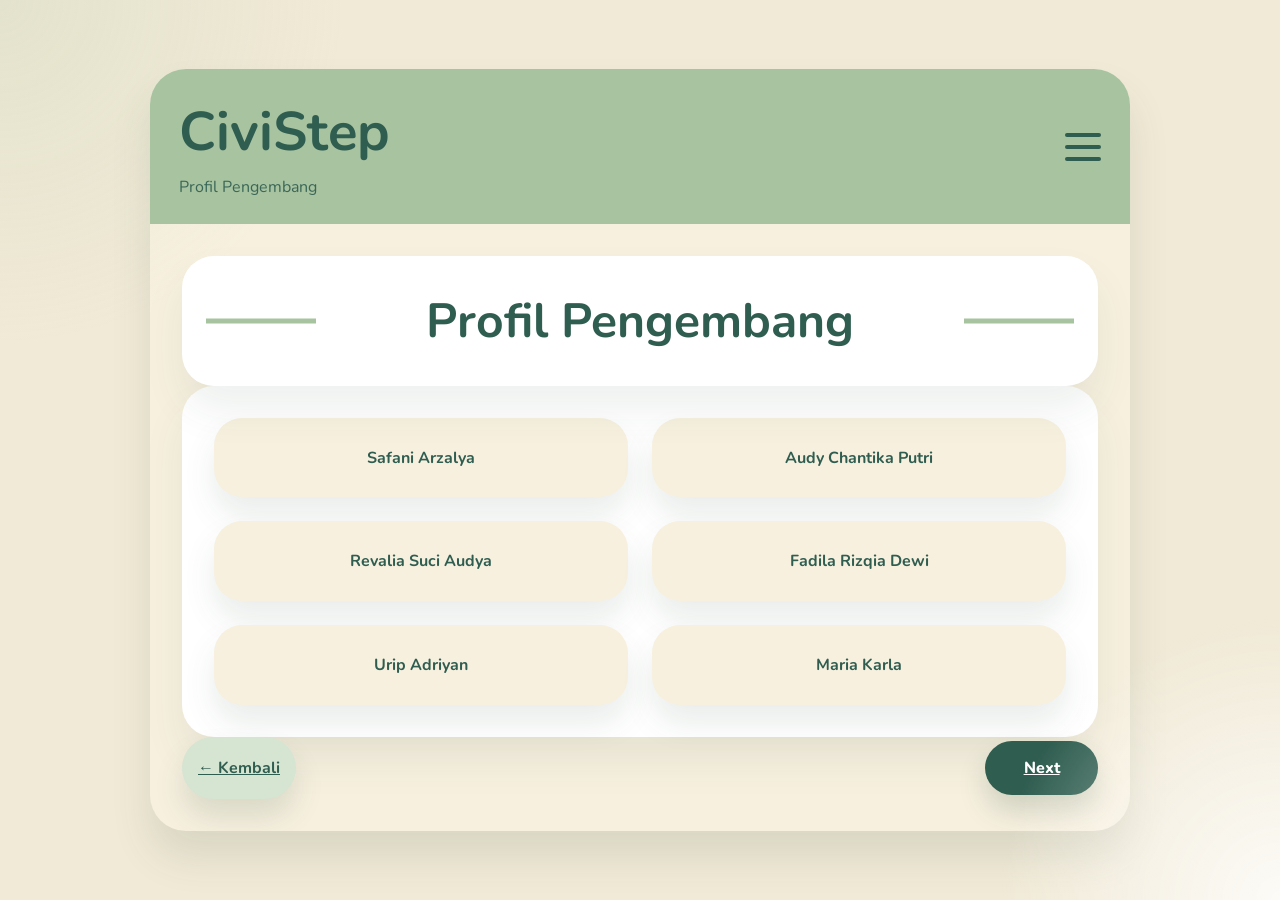
<file: CiviStep/profil.html>
<!DOCTYPE html>
<html lang="id">
<head>
  <meta charset="UTF-8">
  <meta name="viewport" content="width=device-width, initial-scale=1.0">
  <title>Profil Pengembang | CiviStep</title>
  <link rel="preconnect" href="https://fonts.googleapis.com">
  <link rel="preconnect" href="https://fonts.gstatic.com" crossorigin>
  <link href="https://fonts.googleapis.com/css2?family=Nunito:wght@400;600;700;800&display=swap" rel="stylesheet">
  <link rel="stylesheet" href="style.css">
</head>
<body>
  <div class="page-shell">
    <div class="page-card">
      <header class="page-header">
        <div class="brand-wrap">
          <div>
            <h1 class="site-title">CiviStep</h1>
            <p class="site-subtitle">Profil Pengembang</p>
          </div>
          <button class="menu-toggle" aria-label="Buka menu" type="button">
            <span></span>
            <span></span>
            <span></span>
          </button>
        </div>
        <nav class="main-nav">
          <a href="index.html">Beranda</a>
          <a href="tentang.html">Tentang Media</a>
          <a href="sasaran.html">Sasaran Media</a>
          <a href="profil.html">Profil Pengembang</a>
        </nav>
      </header>
      <main class="profil-content">
        <div class="page-title-box">
          <div class="title-decor"></div>
          <h1>Profil Pengembang</h1>
        </div>
        <div class="profile-grid">
          <div class="profile-card">Safani Arzalya</div>
          <div class="profile-card">Audy Chantika Putri</div>
          <div class="profile-card">Revalia Suci Audya</div>
          <div class="profile-card">Fadila Rizqia Dewi</div>
          <div class="profile-card">Urip Adriyan</div>
          <div class="profile-card">Maria Karla</div>
        </div>
        <div class="nav-footer">
          <a class="back-link" href="sasaran.html">← Kembali</a>
          <a class="next-link" href="materi.html">Next</a>
        </div>
      </main>
    </div>
  </div>
  <script src="script.js"></script>
</body>
</html>
</file>
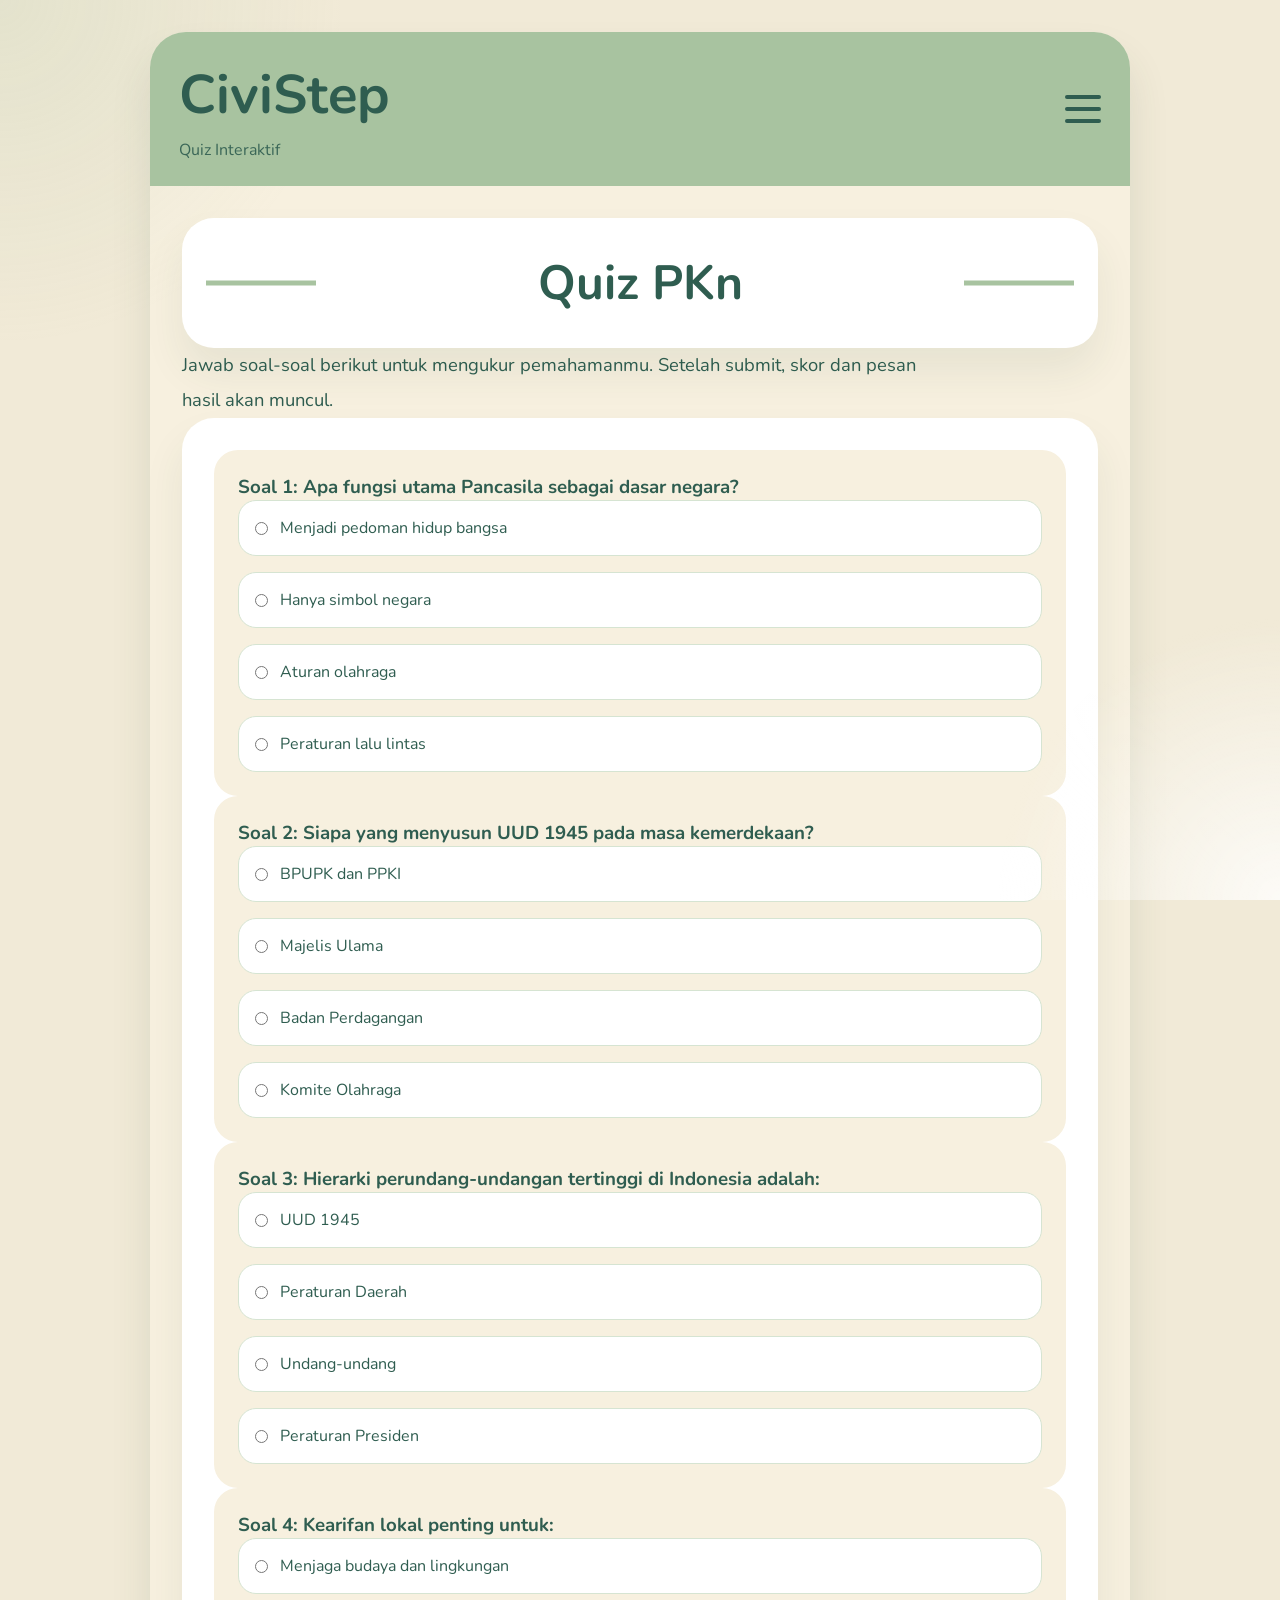
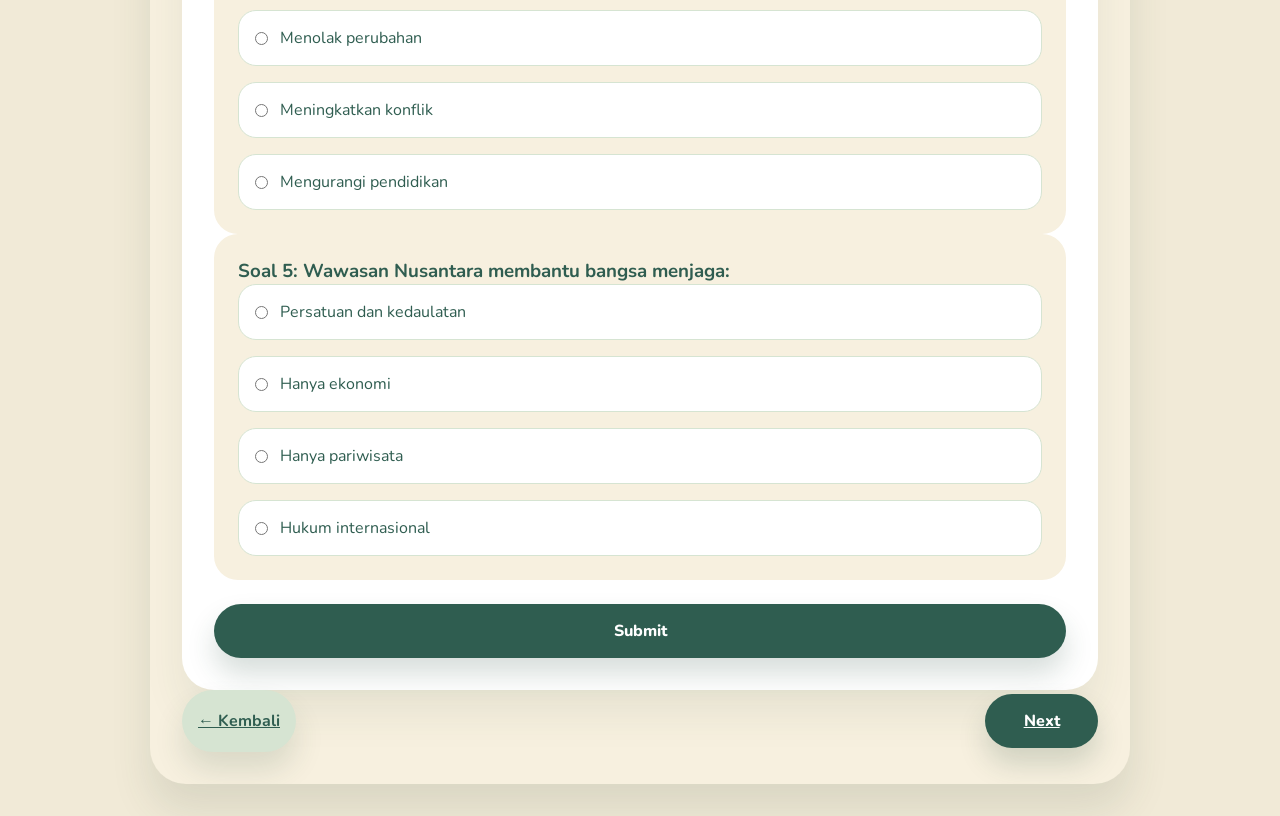
<file: CiviStep/quiz.html>
<!DOCTYPE html>
<html lang="id">
<head>
  <meta charset="UTF-8">
  <meta name="viewport" content="width=device-width, initial-scale=1.0">
  <title>Quiz | CiviStep</title>
  <link rel="preconnect" href="https://fonts.googleapis.com">
  <link rel="preconnect" href="https://fonts.gstatic.com" crossorigin>
  <link href="https://fonts.googleapis.com/css2?family=Nunito:wght@400;600;700;800&display=swap" rel="stylesheet">
  <link rel="stylesheet" href="style.css">
</head>
<body>
  <div class="page-shell">
    <div class="page-card">
      <header class="page-header">
        <div class="brand-wrap">
          <div>
            <h1 class="site-title">CiviStep</h1>
            <p class="site-subtitle">Quiz Interaktif</p>
          </div>
          <button class="menu-toggle" aria-label="Buka menu" type="button">
            <span></span>
            <span></span>
            <span></span>
          </button>
        </div>
        <nav class="main-nav">
          <a href="index.html">Beranda</a>
          <a href="tentang.html">Tentang Media</a>
          <a href="sasaran.html">Sasaran Media</a>
          <a href="profil.html">Profil Pengembang</a>
        </nav>
      </header>
      <main class="quiz-content">
        <div class="page-title-box">
          <div class="title-decor"></div>
          <h1>Quiz PKn</h1>
        </div>
        <p class="hero-text">Jawab soal-soal berikut untuk mengukur pemahamanmu. Setelah submit, skor dan pesan hasil akan muncul.</p>
        <form id="quizForm" class="quiz-card">
          <div id="quizQuestions"></div>
          <button type="submit" class="submit-btn">Submit</button>
        </form>
        <div id="quizResult" class="quiz-result hidden">
          <p id="resultText"></p>
          <p id="resultScore"></p>
        </div>
        <div class="nav-footer">
          <a class="back-link" href="materi.html">← Kembali</a>
          <a class="next-link" href="refleksi.html">Next</a>
        </div>
      </main>
    </div>
  </div>
  <script src="script.js"></script>
</body>
</html>
</file>
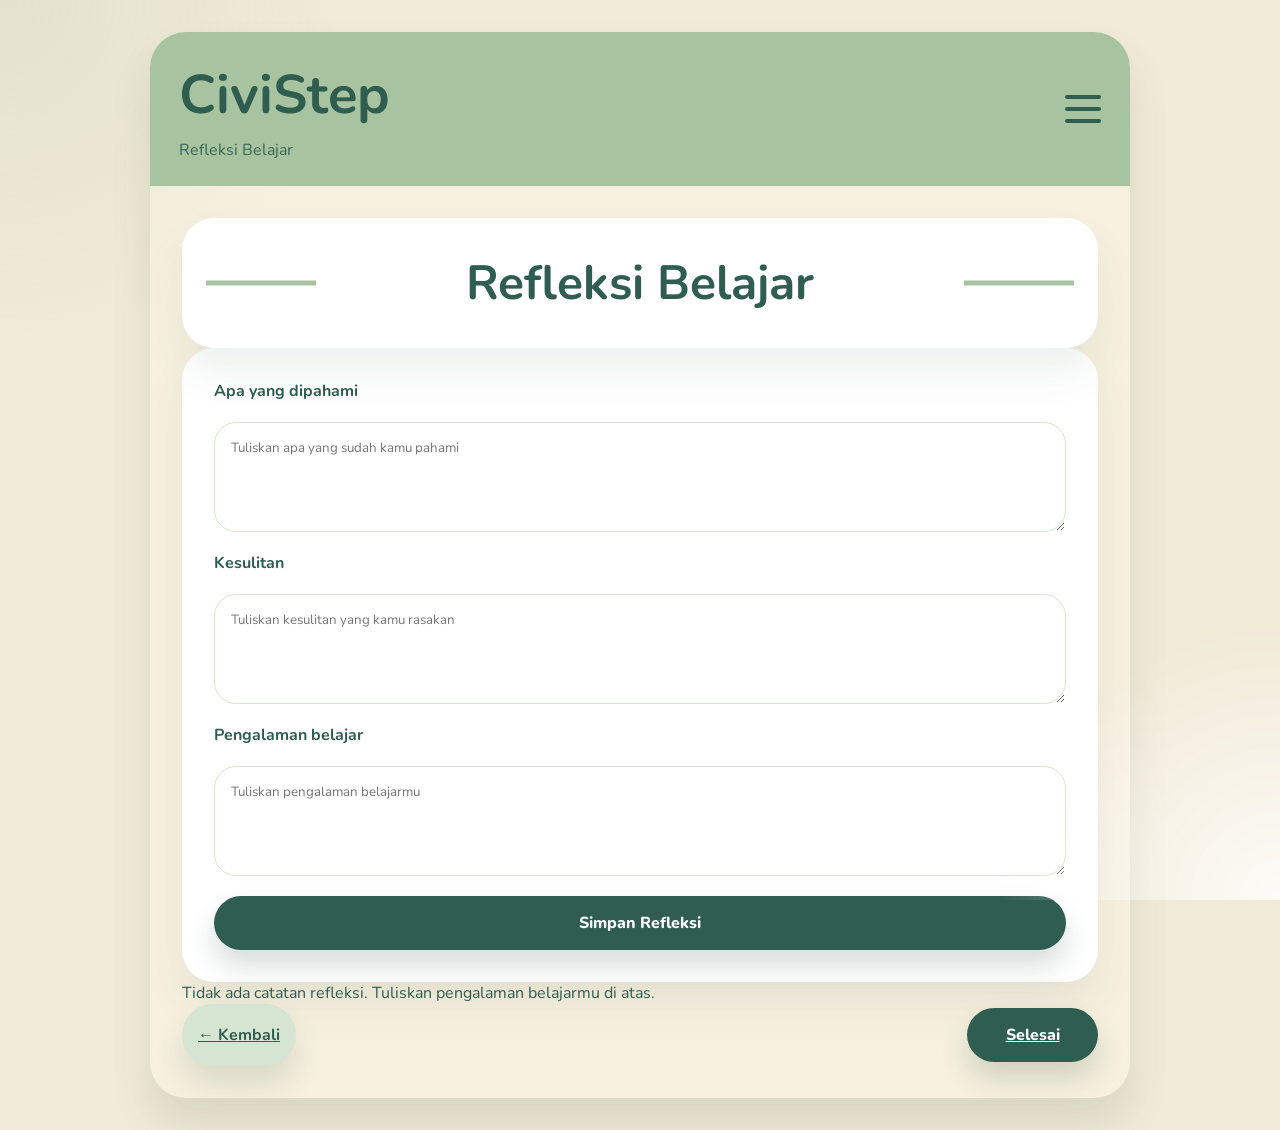
<file: CiviStep/refleksi.html>
<!DOCTYPE html>
<html lang="id">
<head>
  <meta charset="UTF-8">
  <meta name="viewport" content="width=device-width, initial-scale=1.0">
  <title>Refleksi | CiviStep</title>
  <link rel="preconnect" href="https://fonts.googleapis.com">
  <link rel="preconnect" href="https://fonts.gstatic.com" crossorigin>
  <link href="https://fonts.googleapis.com/css2?family=Nunito:wght@400;600;700;800&display=swap" rel="stylesheet">
  <link rel="stylesheet" href="style.css">
</head>
<body>
  <div class="page-shell">
    <div class="page-card">
      <header class="page-header">
        <div class="brand-wrap">
          <div>
            <h1 class="site-title">CiviStep</h1>
            <p class="site-subtitle">Refleksi Belajar</p>
          </div>
          <button class="menu-toggle" aria-label="Buka menu" type="button">
            <span></span>
            <span></span>
            <span></span>
          </button>
        </div>
        <nav class="main-nav">
          <a href="index.html">Beranda</a>
          <a href="tentang.html">Tentang Media</a>
          <a href="sasaran.html">Sasaran Media</a>
          <a href="profil.html">Profil Pengembang</a>
        </nav>
      </header>
      <main class="refleksi-content">
        <div class="page-title-box">
          <div class="title-decor"></div>
          <h1>Refleksi Belajar</h1>
        </div>
        <form id="refleksiForm" class="refleksi-card">
          <label for="pahami">Apa yang dipahami</label>
          <textarea id="pahami" placeholder="Tuliskan apa yang sudah kamu pahami" required></textarea>
          <label for="kesulitan">Kesulitan</label>
          <textarea id="kesulitan" placeholder="Tuliskan kesulitan yang kamu rasakan" required></textarea>
          <label for="pengalaman">Pengalaman belajar</label>
          <textarea id="pengalaman" placeholder="Tuliskan pengalaman belajarmu" required></textarea>
          <button type="submit" class="submit-btn">Simpan Refleksi</button>
        </form>
        <div id="savedRefleksi" class="refleksi-list"></div>
        <div class="nav-footer">
          <a class="back-link" href="quiz.html">← Kembali</a>
          <a class="next-link" href="index.html">Selesai</a>
        </div>
      </main>
    </div>
  </div>
  <script src="script.js"></script>
</body>
</html>
</file>
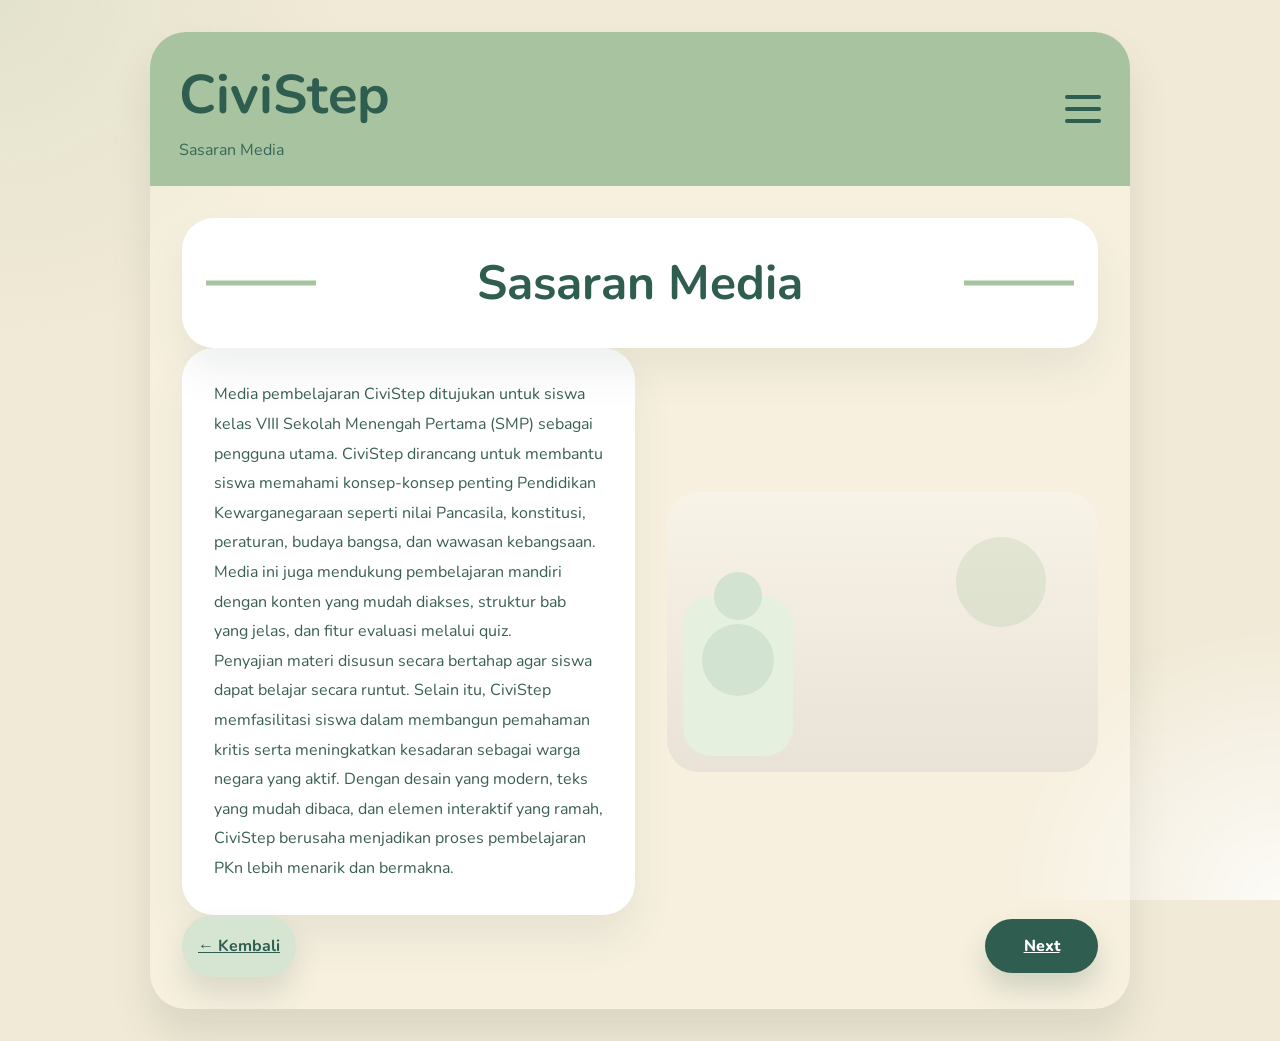
<file: CiviStep/sasaran.html>
<!DOCTYPE html>
<html lang="id">
<head>
  <meta charset="UTF-8">
  <meta name="viewport" content="width=device-width, initial-scale=1.0">
  <title>Sasaran Media | CiviStep</title>
  <link rel="preconnect" href="https://fonts.googleapis.com">
  <link rel="preconnect" href="https://fonts.gstatic.com" crossorigin>
  <link href="https://fonts.googleapis.com/css2?family=Nunito:wght@400;600;700;800&display=swap" rel="stylesheet">
  <link rel="stylesheet" href="style.css">
</head>
<body>
  <div class="page-shell">
    <div class="page-card">
      <header class="page-header">
        <div class="brand-wrap">
          <div>
            <h1 class="site-title">CiviStep</h1>
            <p class="site-subtitle">Sasaran Media</p>
          </div>
          <button class="menu-toggle" aria-label="Buka menu" type="button">
            <span></span>
            <span></span>
            <span></span>
          </button>
        </div>
        <nav class="main-nav">
          <a href="index.html">Beranda</a>
          <a href="tentang.html">Tentang Media</a>
          <a href="sasaran.html">Sasaran Media</a>
          <a href="profil.html">Profil Pengembang</a>
        </nav>
      </header>
      <main class="sasaran-content">
        <div class="page-title-box">
          <div class="title-decor"></div>
          <h1>Sasaran Media</h1>
        </div>
        <div class="sasaran-body">
          <div class="sasaran-text">
            <p>Media pembelajaran CiviStep ditujukan untuk siswa kelas VIII Sekolah Menengah Pertama (SMP) sebagai pengguna utama. CiviStep dirancang untuk membantu siswa memahami konsep-konsep penting Pendidikan Kewarganegaraan seperti nilai Pancasila, konstitusi, peraturan, budaya bangsa, dan wawasan kebangsaan. Media ini juga mendukung pembelajaran mandiri dengan konten yang mudah diakses, struktur bab yang jelas, dan fitur evaluasi melalui quiz.</p>
            <p>Penyajian materi disusun secara bertahap agar siswa dapat belajar secara runtut. Selain itu, CiviStep memfasilitasi siswa dalam membangun pemahaman kritis serta meningkatkan kesadaran sebagai warga negara yang aktif. Dengan desain yang modern, teks yang mudah dibaca, dan elemen interaktif yang ramah, CiviStep berusaha menjadikan proses pembelajaran PKn lebih menarik dan bermakna.</p>
          </div>
          <div class="illustration-panel">
            <div class="illustration-card">
              <div class="illustration-avatar"></div>
            </div>
          </div>
        </div>
        <div class="nav-footer">
          <a class="back-link" href="tentang.html">← Kembali</a>
          <a class="next-link" href="profil.html">Next</a>
        </div>
      </main>
    </div>
  </div>
  <script src="script.js"></script>
</body>
</html>
</file>
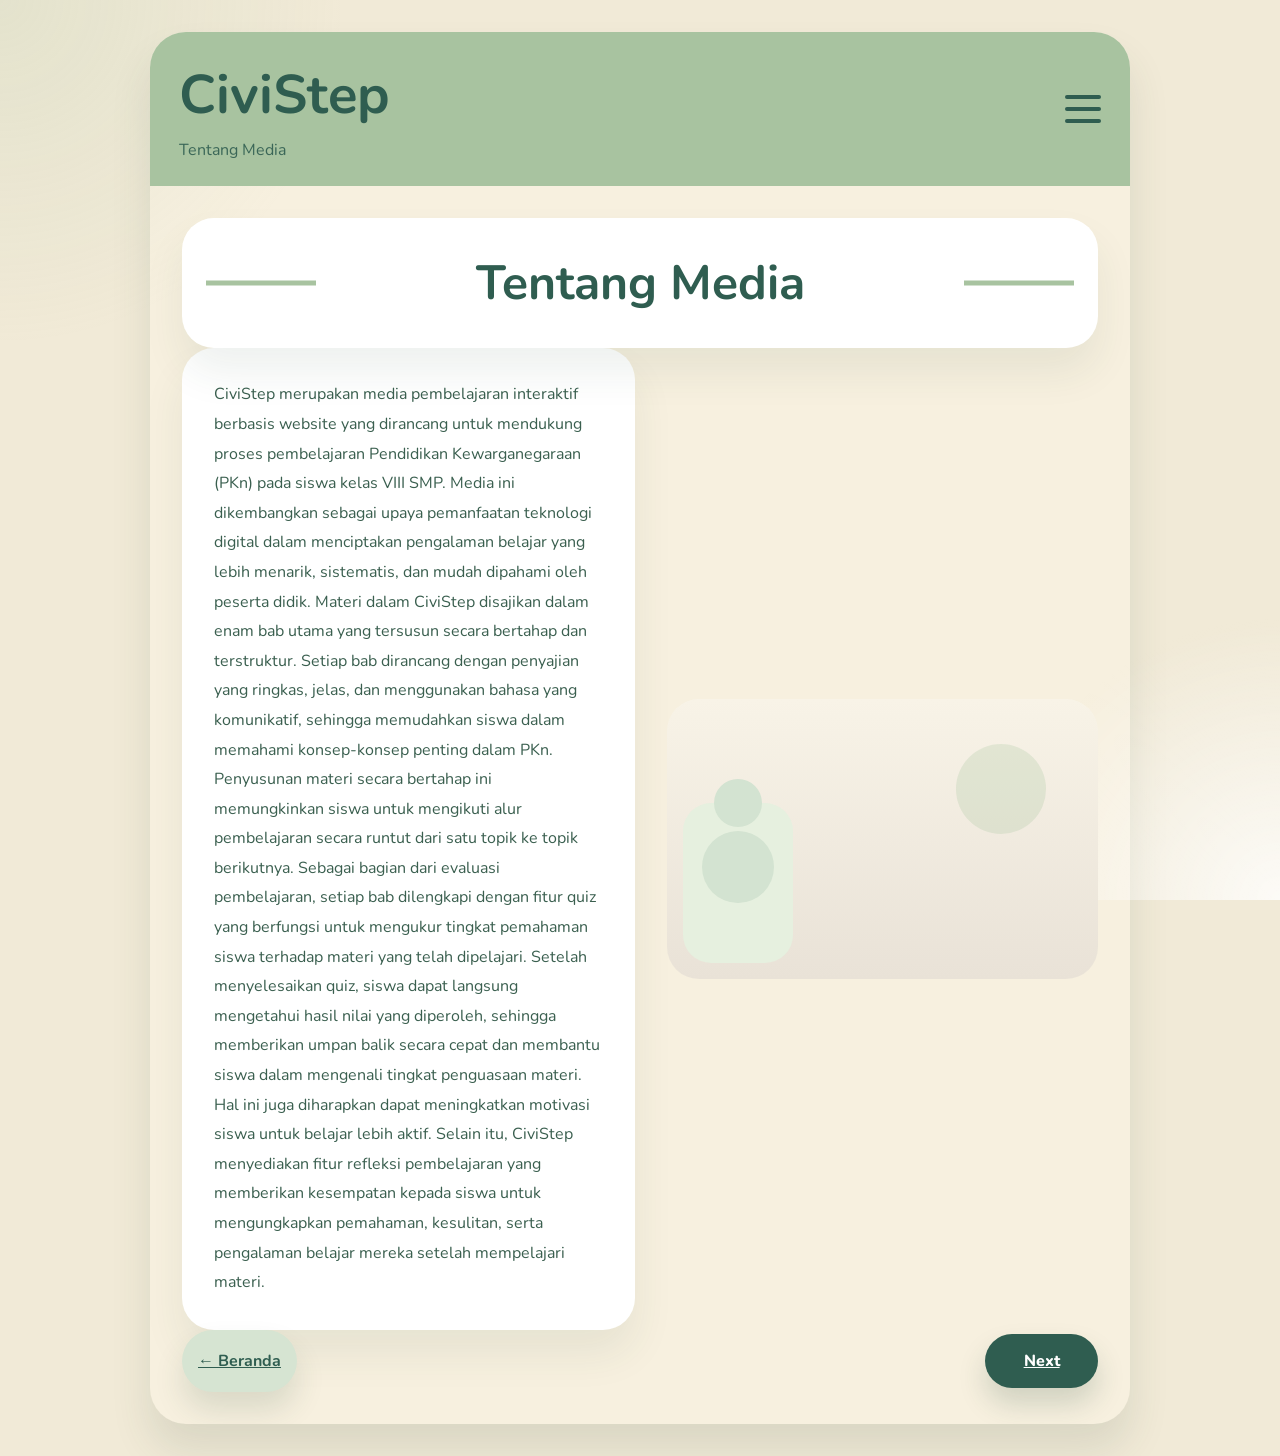
<file: CiviStep/tentang.html>
<!DOCTYPE html>
<html lang="id">
<head>
  <meta charset="UTF-8">
  <meta name="viewport" content="width=device-width, initial-scale=1.0">
  <title>Tentang Media | CiviStep</title>
  <link rel="preconnect" href="https://fonts.googleapis.com">
  <link rel="preconnect" href="https://fonts.gstatic.com" crossorigin>
  <link href="https://fonts.googleapis.com/css2?family=Nunito:wght@400;600;700;800&display=swap" rel="stylesheet">
  <link rel="stylesheet" href="style.css">
</head>
<body>
  <div class="page-shell">
    <div class="page-card">
      <header class="page-header">
        <div class="brand-wrap">
          <div>
            <h1 class="site-title">CiviStep</h1>
            <p class="site-subtitle">Tentang Media</p>
          </div>
          <button class="menu-toggle" aria-label="Buka menu" type="button">
            <span></span>
            <span></span>
            <span></span>
          </button>
        </div>
        <nav class="main-nav">
          <a href="index.html">Beranda</a>
          <a href="tentang.html">Tentang Media</a>
          <a href="sasaran.html">Sasaran Media</a>
          <a href="profil.html">Profil Pengembang</a>
        </nav>
      </header>
      <main class="tentang-content">
        <div class="page-title-box">
          <div class="title-decor"></div>
          <h1>Tentang Media</h1>
        </div>
        <div class="tentang-body">
          <div class="tentang-text">
            <p>CiviStep merupakan media pembelajaran interaktif berbasis website yang dirancang untuk mendukung proses pembelajaran Pendidikan Kewarganegaraan (PKn) pada siswa kelas VIII SMP. Media ini dikembangkan sebagai upaya pemanfaatan teknologi digital dalam menciptakan pengalaman belajar yang lebih menarik, sistematis, dan mudah dipahami oleh peserta didik. Materi dalam CiviStep disajikan dalam enam bab utama yang tersusun secara bertahap dan terstruktur. Setiap bab dirancang dengan penyajian yang ringkas, jelas, dan menggunakan bahasa yang komunikatif, sehingga memudahkan siswa dalam memahami konsep-konsep penting dalam PKn. Penyusunan materi secara bertahap ini memungkinkan siswa untuk mengikuti alur pembelajaran secara runtut dari satu topik ke topik berikutnya. Sebagai bagian dari evaluasi pembelajaran, setiap bab dilengkapi dengan fitur quiz yang berfungsi untuk mengukur tingkat pemahaman siswa terhadap materi yang telah dipelajari. Setelah menyelesaikan quiz, siswa dapat langsung mengetahui hasil nilai yang diperoleh, sehingga memberikan umpan balik secara cepat dan membantu siswa dalam mengenali tingkat penguasaan materi. Hal ini juga diharapkan dapat meningkatkan motivasi siswa untuk belajar lebih aktif. Selain itu, CiviStep menyediakan fitur refleksi pembelajaran yang memberikan kesempatan kepada siswa untuk mengungkapkan pemahaman, kesulitan, serta pengalaman belajar mereka setelah mempelajari materi.</p>
          </div>
          <div class="illustration-panel">
            <div class="illustration-card">
              <div class="illustration-avatar"></div>
            </div>
          </div>
        </div>
        <div class="nav-footer">
          <a class="back-link" href="index.html">← Beranda</a>
          <a class="next-link" href="sasaran.html">Next</a>
        </div>
      </main>
    </div>
  </div>
  <script src="script.js"></script>
</body>
</html>
</file>
<file: style.css>
* {
  margin: 0;
  padding: 0;
  box-sizing: border-box;
}

:root {
  font-family: 'Nunito', 'Segoe UI', Tahoma, Geneva, Verdana, sans-serif;
  color: #2F5D50;
  background: #f1ead7;
}

html {
  scroll-behavior: smooth;

}

body {
  min-height: 100vh;
  background: #f1ead7;
}

body::before {
  content: '';
  position: fixed;
  inset: 0;
  background: radial-gradient(circle at top left, rgba(168, 195, 160, 0.18), transparent 22%), radial-gradient(circle at bottom right, rgba(255, 255, 255, 0.8), transparent 18%);
  pointer-events: none;
}

.hidden {
  display: none;
}

.app-shell,
.page-shell {
  min-height: 100vh;
  display: flex;
  align-items: center;
  justify-content: center;
  padding: 2rem;
}

.page-card {
  width: min(980px, 100%);
  background: #f7f0df;
  border-radius: 36px;
  box-shadow: 0 26px 40px rgba(51, 76, 55, 0.12);
  overflow: hidden;
}

.page-header {
  display: flex;
  justify-content: space-between;
  align-items: center;
  gap: 1rem;
  background: #A8C3A0;
  padding: 1.6rem 1.8rem;
  position: relative;
}

.brand-wrap {
  display: flex;
  align-items: center;
  justify-content: space-between;
  gap: 1rem;
  width: 100%;
}

.menu-toggle {
  display: flex;
  flex-direction: column;
  justify-content: space-between;
  width: 36px;
  height: 28px;
  border: none;
  background: transparent;
  cursor: pointer;
  padding: 0;
}

.menu-toggle span {
  display: block;
  width: 100%;
  height: 4px;
  border-radius: 999px;
  background: #2F5D50;
}

.main-nav {
  display: none;
  position: absolute;
  top: calc(100% + 0.75rem);
  right: 1.8rem;
  background: rgba(255, 255, 255, 0.98);
  flex-direction: column;
  gap: 0.75rem;
  padding: 1rem;
  border-radius: 24px;
  box-shadow: 0 24px 34px rgba(0, 0, 0, 0.12);
  z-index: 20;
  min-width: 220px;
}

.main-nav.open {
  display: flex;
}

.main-nav a {
  display: inline-flex;
  align-items: center;
  justify-content: center;
  color: #2F5D50;
  background: rgba(255, 255, 255, 0.86);
  padding: 0.75rem 1rem;
  border-radius: 999px;
  text-decoration: none;
  font-weight: 700;
  transition: transform 0.2s ease, background-color 0.2s ease;
}

.main-nav a:hover {
  transform: translateY(-1px);
  background: #E6F0DF;
}

.site-title {
  font-size: clamp(2.4rem, 5vw, 3.4rem);
  margin: 0;
}

.site-subtitle {
  margin: 0.45rem 0 0;
  font-size: 1rem;
  opacity: 0.9;
}

.logo-box {
  min-width: 72px;
  min-height: 72px;
  border-radius: 26px;
  background: rgba(255, 255, 255, 0.82);
  display: grid;
  place-items: center;
  box-shadow: 0 10px 24px rgba(47, 79, 57, 0.12);
}

.logo-box svg {
  width: 44px;
  height: 44px;
}

.home-content,
.tentang-content,
.sasaran-content,
.profil-content,
.materi-content,
.quiz-content,
.refleksi-content {
  padding: 2rem;
}

.home-content {
  display: flex;
  flex-direction: column;
  align-items: center;
  gap: 2rem;
  text-align: center;
}

.hero-text {
  max-width: 760px;
  font-size: 1.15rem;
  line-height: 1.9;
}

.home-buttons {
  display: grid;
  grid-template-columns: repeat(3, minmax(0, 1fr));
  gap: 1rem;
  width: 100%;
}

.feature-grid {
  display: grid;
  grid-template-columns: repeat(3, minmax(0, 1fr));
  gap: 1rem;
  width: 100%;
  margin: 1.5rem 0;
}

.feature-card {
  display: grid;
  place-items: center;
  padding: 1.4rem 1rem;
  border-radius: 28px;
  background: #FFF9F1;
  color: #2F5D50;
  text-decoration: none;
  font-weight: 700;
  box-shadow: 0 18px 30px rgba(45, 79, 57, 0.1);
  transition: transform 0.2s ease, box-shadow 0.2s ease;
}

.feature-card:hover {
  transform: translateY(-2px);
  box-shadow: 0 22px 36px rgba(45, 79, 57, 0.16);
}

.pill-btn,
.start-btn,
.back-link,
.next-link,
.submit-btn {
  border: none;
  border-radius: 999px;
  cursor: pointer;
  font: inherit;
  transition: transform 0.25s ease, box-shadow 0.25s ease, background-color 0.25s ease;
}

.pill-btn,
.back-link {
  background: #D6E4D2;
  color: #2F5D50;
  font-weight: 700;
  padding: 1.25rem 1rem;
  box-shadow: 0 18px 30px rgba(45, 79, 57, 0.14);
}

.pill-btn:hover,
.back-link:hover {
  transform: translateY(-2px) scale(1.02);
  background: #E6F0DF;
}

.start-btn,
.next-link,
.submit-btn {
  background: #2F5D50;
  color: #ffffff;
  font-weight: 800;
  padding: 1rem 2.4rem;
  box-shadow: 0 16px 28px rgba(36, 72, 56, 0.18);
}

.start-btn:hover,
.next-link:hover,
.submit-btn:hover {
  transform: translateY(-2px);
}

.page-title-box,
.tentang-text,
.sasaran-text,
.profile-grid,
.materi-grid,
.quiz-card,
.refleksi-card {
  background: #ffffff;
  border-radius: 32px;
  padding: 2rem;
  box-shadow: 0 24px 42px rgba(42, 71, 52, 0.08);
}

.page-title-box {
  position: relative;
  text-align: center;
  overflow: hidden;
}

.title-decor {
  position: absolute;
  inset: 0;
  pointer-events: none;
}

.title-decor::before,
.title-decor::after {
  content: '';
  position: absolute;
  width: 110px;
  height: 5px;
  background: #A8C3A0;
  top: 50%;
  transform: translateY(-50%);
}

.title-decor::before {
  left: 24px;
}

.title-decor::after {
  right: 24px;
}

.page-title-box h1 {
  margin: 0;
  font-size: clamp(2rem, 4vw, 3rem);
  color: #2F5D50;
  position: relative;
  z-index: 1;
}

.tentang-body,
.sasaran-body {
  display: grid;
  grid-template-columns: 1fr 0.95fr;
  gap: 2rem;
}

.tentang-text,
.sasaran-text {
  color: #3A5F4F;
  line-height: 1.85;
  font-size: 1rem;
}

.illustration-panel {
  display: flex;
  justify-content: center;
  align-items: center;
  position: relative;
}

.illustration-card {
  width: 100%;
  min-height: 280px;
  border-radius: 32px;
  background: linear-gradient(180deg, #F8F3E7 0%, #E9E2D7 100%);
  position: relative;
}

.illustration-card::before {
  content: '';
  position: absolute;
  left: 12%;
  bottom: 16%;
  width: 70px;
  height: 70px;
  background: #A8C3A0;
  border-radius: 22px;
}

.illustration-card::after {
  content: '';
  position: absolute;
  right: 12%;
  top: 16%;
  width: 90px;
  height: 90px;
  background: rgba(168, 195, 160, 0.26);
  border-radius: 999px;
}

.illustration-avatar {
  position: absolute;
  left: 16px;
  bottom: 16px;
  width: 110px;
  height: 160px;
  background: #E6F0DF;
  border-radius: 28px;
}

.illustration-avatar::before,
.illustration-avatar::after {
  content: '';
  position: absolute;
  background: #D3E3D1;
  border-radius: 999px;
}

.illustration-avatar::before {
  width: 48px;
  height: 48px;
  top: -24px;
  left: 50%;
  transform: translateX(-50%);
}

.illustration-avatar::after {
  width: 72px;
  height: 72px;
  top: 28px;
  left: 50%;
  transform: translateX(-50%);
}

.nav-footer {
  display: flex;
  justify-content: space-between;
  align-items: center;
  gap: 1rem;
}

.profile-grid {
  display: grid;
  grid-template-columns: repeat(2, minmax(0, 1fr));
  gap: 1.5rem;
}

.profile-card {
  background: #F7F0DF;
  padding: 1.8rem;
  border-radius: 28px;
  box-shadow: 0 18px 32px rgba(44, 75, 51, 0.1);
  text-align: center;
  font-weight: 700;
}

.materi-grid {
  display: grid;
  gap: 1.5rem;
}

.materi-card {
  padding: 1.8rem;
  border-radius: 28px;
  background: #F7F0DF;
  box-shadow: 0 18px 32px rgba(44, 75, 51, 0.1);
}

.materi-card .bab-content {
  margin-top: 1rem;
  font-size: 0.95rem;
  line-height: 1.75;
  display: none;
  transition: opacity 0.3s ease, max-height 0.3s ease;
}

.materi-card.expanded .bab-content {
  display: block;
  opacity: 1;
  max-height: 1000px;
}

.materi-card .bab-content p {
  margin-bottom: 1rem;
  text-align: justify;
}

.materi-card h3 {
  cursor: pointer;
  transition: color 0.2s ease;
}

.materi-card h3:hover {
  color: #1e4a3a;
}


.materi-card h3 {
  margin-top: 0;
  color: #2F5D50;
}

.materi-card p,
.materi-card li {
  color: #3A5F4F;
}

.materi-card ul {
  list-style: disc inside;
  margin-top: 0.75rem;
}

.quiz-card {
  display: grid;
  gap: 1.5rem;
}

.question-block {
  background: #F7F0DF;
  border-radius: 24px;
  padding: 1.5rem;
}

.question-block h3 {
  margin-top: 0;
  color: #2F5D50;
}

.quiz-options {
  display: grid;
  gap: 1rem;
}

.quiz-options label {
  display: flex;
  align-items: center;
  gap: 0.75rem;
  background: #fff;
  border: 1px solid #D6E4D2;
  border-radius: 18px;
  padding: 1rem;
  cursor: pointer;
}

.quiz-options input[type='radio'] {
  accent-color: #2F5D50;
}

.quiz-options label:hover {
  background: #F0F5ED;
}

.quiz-result {
  padding: 1.5rem;
  border-radius: 24px;
  background: #D6E4D2;
  color: #2F5D50;
  font-weight: 700;
}

.refleksi-card {
  display: grid;
  gap: 1.25rem;
}

.refleksi-card label {
  color: #2F5D50;
  font-weight: 700;
}

.refleksi-card textarea {
  width: 100%;
  min-height: 110px;
  resize: vertical;
  padding: 1rem;
  border-radius: 22px;
  border: 1px solid #D6E4D2;
  font-family: inherit;
  color: #2F5D50;
}

.refleksi-list {
  display: grid;
  gap: 1rem;
}

.refleksi-entry {
  background: #F7F0DF;
  border-radius: 24px;
  padding: 1rem 1.2rem;
  box-shadow: 0 14px 24px rgba(36, 72, 56, 0.08);
}

.refleksi-entry p {
  margin: 0.5rem 0 0;
  color: #3A5F4F;
  line-height: 1.7;
}

@media (max-width: 900px) {
  .home-buttons,
  .profile-grid {
    grid-template-columns: 1fr;
  }

  .tentang-body,
  .sasaran-body {
    grid-template-columns: 1fr;
  }
}

@media (max-width: 680px) {
  .page-card {
    border-radius: 28px;
  }

  .page-header {
    flex-direction: column;
    align-items: flex-start;
  }

  .site-title {
    font-size: 2.4rem;
  }

  .pill-btn,
  .back-link,
  .next-link,
  .start-btn,
  .submit-btn {
    width: 100%;
  }

.quiz-options label {
    font-size: 0.95rem;
    flex-direction: column;
    align-items: flex-start;
  }
}
</file>
<file: CiviStep/style.css>
* {
  margin: 0;
  padding: 0;
  box-sizing: border-box;
}

:root {
  font-family: 'Nunito', 'Segoe UI', Tahoma, Geneva, Verdana, sans-serif;
  color: #2F5D50;
  background: #f1ead7;
}

html {
  scroll-behavior: smooth;

}

body {
  min-height: 100vh;
  background: #f1ead7;
}

body::before {
  content: '';
  position: fixed;
  inset: 0;
  background: radial-gradient(circle at top left, rgba(168, 195, 160, 0.18), transparent 22%), radial-gradient(circle at bottom right, rgba(255, 255, 255, 0.8), transparent 18%);
  pointer-events: none;
}

.hidden {
  display: none;
}

.app-shell,
.page-shell {
  min-height: 100vh;
  display: flex;
  align-items: center;
  justify-content: center;
  padding: 2rem;
}

.page-card {
  width: min(980px, 100%);
  background: #f7f0df;
  border-radius: 36px;
  box-shadow: 0 26px 40px rgba(51, 76, 55, 0.12);
  overflow: hidden;
}

.page-header {
  display: flex;
  justify-content: space-between;
  align-items: center;
  gap: 1rem;
  background: #A8C3A0;
  padding: 1.6rem 1.8rem;
  position: relative;
}

.brand-wrap {
  display: flex;
  align-items: center;
  justify-content: space-between;
  gap: 1rem;
  width: 100%;
}

.menu-toggle {
  display: flex;
  flex-direction: column;
  justify-content: space-between;
  width: 36px;
  height: 28px;
  border: none;
  background: transparent;
  cursor: pointer;
  padding: 0;
}

.menu-toggle span {
  display: block;
  width: 100%;
  height: 4px;
  border-radius: 999px;
  background: #2F5D50;
}

.main-nav {
  display: none;
  position: absolute;
  top: calc(100% + 0.75rem);
  right: 1.8rem;
  background: rgba(255, 255, 255, 0.98);
  flex-direction: column;
  gap: 0.75rem;
  padding: 1rem;
  border-radius: 24px;
  box-shadow: 0 24px 34px rgba(0, 0, 0, 0.12);
  z-index: 20;
  min-width: 220px;
}

.main-nav.open {
  display: flex;
}

.main-nav a {
  display: inline-flex;
  align-items: center;
  justify-content: center;
  color: #2F5D50;
  background: rgba(255, 255, 255, 0.86);
  padding: 0.75rem 1rem;
  border-radius: 999px;
  text-decoration: none;
  font-weight: 700;
  transition: transform 0.2s ease, background-color 0.2s ease;
}

.main-nav a:hover {
  transform: translateY(-1px);
  background: #E6F0DF;
}

.site-title {
  font-size: clamp(2.4rem, 5vw, 3.4rem);
  margin: 0;
}

.site-subtitle {
  margin: 0.45rem 0 0;
  font-size: 1rem;
  opacity: 0.9;
}

.logo-box {
  min-width: 72px;
  min-height: 72px;
  border-radius: 26px;
  background: rgba(255, 255, 255, 0.82);
  display: grid;
  place-items: center;
  box-shadow: 0 10px 24px rgba(47, 79, 57, 0.12);
}

.logo-box svg {
  width: 44px;
  height: 44px;
}

.home-content,
.tentang-content,
.sasaran-content,
.profil-content,
.materi-content,
.quiz-content,
.refleksi-content {
  padding: 2rem;
}

.home-content {
  display: flex;
  flex-direction: column;
  align-items: center;
  gap: 2rem;
  text-align: center;
}

.hero-text {
  max-width: 760px;
  font-size: 1.15rem;
  line-height: 1.9;
}

.home-buttons {
  display: grid;
  grid-template-columns: repeat(3, minmax(0, 1fr));
  gap: 1rem;
  width: 100%;
}

.feature-grid {
  display: grid;
  grid-template-columns: repeat(3, minmax(0, 1fr));
  gap: 1rem;
  width: 100%;
  margin: 1.5rem 0;
}

.feature-card {
  display: grid;
  place-items: center;
  padding: 1.4rem 1rem;
  border-radius: 28px;
  background: #FFF9F1;
  color: #2F5D50;
  text-decoration: none;
  font-weight: 700;
  box-shadow: 0 18px 30px rgba(45, 79, 57, 0.1);
  transition: transform 0.2s ease, box-shadow 0.2s ease;
}

.feature-card:hover {
  transform: translateY(-2px);
  box-shadow: 0 22px 36px rgba(45, 79, 57, 0.16);
}

.pill-btn,
.start-btn,
.back-link,
.next-link,
.submit-btn {
  border: none;
  border-radius: 999px;
  cursor: pointer;
  font: inherit;
  transition: transform 0.25s ease, box-shadow 0.25s ease, background-color 0.25s ease;
}

.pill-btn,
.back-link {
  background: #D6E4D2;
  color: #2F5D50;
  font-weight: 700;
  padding: 1.25rem 1rem;
  box-shadow: 0 18px 30px rgba(45, 79, 57, 0.14);
}

.pill-btn:hover,
.back-link:hover {
  transform: translateY(-2px) scale(1.02);
  background: #E6F0DF;
}

.start-btn,
.next-link,
.submit-btn {
  background: #2F5D50;
  color: #ffffff;
  font-weight: 800;
  padding: 1rem 2.4rem;
  box-shadow: 0 16px 28px rgba(36, 72, 56, 0.18);
}

.start-btn:hover,
.next-link:hover,
.submit-btn:hover {
  transform: translateY(-2px);
}

.page-title-box,
.tentang-text,
.sasaran-text,
.profile-grid,
.materi-grid,
.quiz-card,
.refleksi-card {
  background: #ffffff;
  border-radius: 32px;
  padding: 2rem;
  box-shadow: 0 24px 42px rgba(42, 71, 52, 0.08);
}

.page-title-box {
  position: relative;
  text-align: center;
  overflow: hidden;
}

.title-decor {
  position: absolute;
  inset: 0;
  pointer-events: none;
}

.title-decor::before,
.title-decor::after {
  content: '';
  position: absolute;
  width: 110px;
  height: 5px;
  background: #A8C3A0;
  top: 50%;
  transform: translateY(-50%);
}

.title-decor::before {
  left: 24px;
}

.title-decor::after {
  right: 24px;
}

.page-title-box h1 {
  margin: 0;
  font-size: clamp(2rem, 4vw, 3rem);
  color: #2F5D50;
  position: relative;
  z-index: 1;
}

.tentang-body,
.sasaran-body {
  display: grid;
  grid-template-columns: 1fr 0.95fr;
  gap: 2rem;
}

.tentang-text,
.sasaran-text {
  color: #3A5F4F;
  line-height: 1.85;
  font-size: 1rem;
}

.illustration-panel {
  display: flex;
  justify-content: center;
  align-items: center;
  position: relative;
}

.illustration-card {
  width: 100%;
  min-height: 280px;
  border-radius: 32px;
  background: linear-gradient(180deg, #F8F3E7 0%, #E9E2D7 100%);
  position: relative;
}

.illustration-card::before {
  content: '';
  position: absolute;
  left: 12%;
  bottom: 16%;
  width: 70px;
  height: 70px;
  background: #A8C3A0;
  border-radius: 22px;
}

.illustration-card::after {
  content: '';
  position: absolute;
  right: 12%;
  top: 16%;
  width: 90px;
  height: 90px;
  background: rgba(168, 195, 160, 0.26);
  border-radius: 999px;
}

.illustration-avatar {
  position: absolute;
  left: 16px;
  bottom: 16px;
  width: 110px;
  height: 160px;
  background: #E6F0DF;
  border-radius: 28px;
}

.illustration-avatar::before,
.illustration-avatar::after {
  content: '';
  position: absolute;
  background: #D3E3D1;
  border-radius: 999px;
}

.illustration-avatar::before {
  width: 48px;
  height: 48px;
  top: -24px;
  left: 50%;
  transform: translateX(-50%);
}

.illustration-avatar::after {
  width: 72px;
  height: 72px;
  top: 28px;
  left: 50%;
  transform: translateX(-50%);
}

.nav-footer {
  display: flex;
  justify-content: space-between;
  align-items: center;
  gap: 1rem;
}

.profile-grid {
  display: grid;
  grid-template-columns: repeat(2, minmax(0, 1fr));
  gap: 1.5rem;
}

.profile-card {
  background: #F7F0DF;
  padding: 1.8rem;
  border-radius: 28px;
  box-shadow: 0 18px 32px rgba(44, 75, 51, 0.1);
  text-align: center;
  font-weight: 700;
}

.materi-grid {
  display: grid;
  gap: 1.5rem;
}

.materi-card {
  padding: 1.8rem;
  border-radius: 28px;
  background: #F7F0DF;
  box-shadow: 0 18px 32px rgba(44, 75, 51, 0.1);
}

.materi-card .bab-content {
  margin-top: 1rem;
  font-size: 0.95rem;
  line-height: 1.75;
  display: none;
  transition: opacity 0.3s ease, max-height 0.3s ease;
}

.materi-card.expanded .bab-content {
  display: block;
  opacity: 1;
  max-height: 1000px;
}

.materi-card .bab-content p {
  margin-bottom: 1rem;
  text-align: justify;
}

.materi-card h3 {
  cursor: pointer;
  transition: color 0.2s ease;
}

.materi-card h3:hover {
  color: #1e4a3a;
}


.materi-card h3 {
  margin-top: 0;
  color: #2F5D50;
}

.materi-card p,
.materi-card li {
  color: #3A5F4F;
}

.materi-card ul {
  list-style: disc inside;
  margin-top: 0.75rem;
}

.quiz-card {
  display: grid;
  gap: 1.5rem;
}

.question-block {
  background: #F7F0DF;
  border-radius: 24px;
  padding: 1.5rem;
}

.question-block h3 {
  margin-top: 0;
  color: #2F5D50;
}

.quiz-options {
  display: grid;
  gap: 1rem;
}

.quiz-options label {
  display: flex;
  align-items: center;
  gap: 0.75rem;
  background: #fff;
  border: 1px solid #D6E4D2;
  border-radius: 18px;
  padding: 1rem;
  cursor: pointer;
}

.quiz-options input[type='radio'] {
  accent-color: #2F5D50;
}

.quiz-options label:hover {
  background: #F0F5ED;
}

.quiz-result {
  padding: 1.5rem;
  border-radius: 24px;
  background: #D6E4D2;
  color: #2F5D50;
  font-weight: 700;
}

.refleksi-card {
  display: grid;
  gap: 1.25rem;
}

.refleksi-card label {
  color: #2F5D50;
  font-weight: 700;
}

.refleksi-card textarea {
  width: 100%;
  min-height: 110px;
  resize: vertical;
  padding: 1rem;
  border-radius: 22px;
  border: 1px solid #D6E4D2;
  font-family: inherit;
  color: #2F5D50;
}

.refleksi-list {
  display: grid;
  gap: 1rem;
}

.refleksi-entry {
  background: #F7F0DF;
  border-radius: 24px;
  padding: 1rem 1.2rem;
  box-shadow: 0 14px 24px rgba(36, 72, 56, 0.08);
}

.refleksi-entry p {
  margin: 0.5rem 0 0;
  color: #3A5F4F;
  line-height: 1.7;
}

@media (max-width: 900px) {
  .home-buttons,
  .profile-grid {
    grid-template-columns: 1fr;
  }

  .tentang-body,
  .sasaran-body {
    grid-template-columns: 1fr;
  }
}

@media (max-width: 680px) {
  .page-card {
    border-radius: 28px;
  }

  .page-header {
    flex-direction: column;
    align-items: flex-start;
  }

  .site-title {
    font-size: 2.4rem;
  }

  .pill-btn,
  .back-link,
  .next-link,
  .start-btn,
  .submit-btn {
    width: 100%;
  }

.quiz-options label {
    font-size: 0.95rem;
    flex-direction: column;
    align-items: flex-start;
  }
}
</file>
